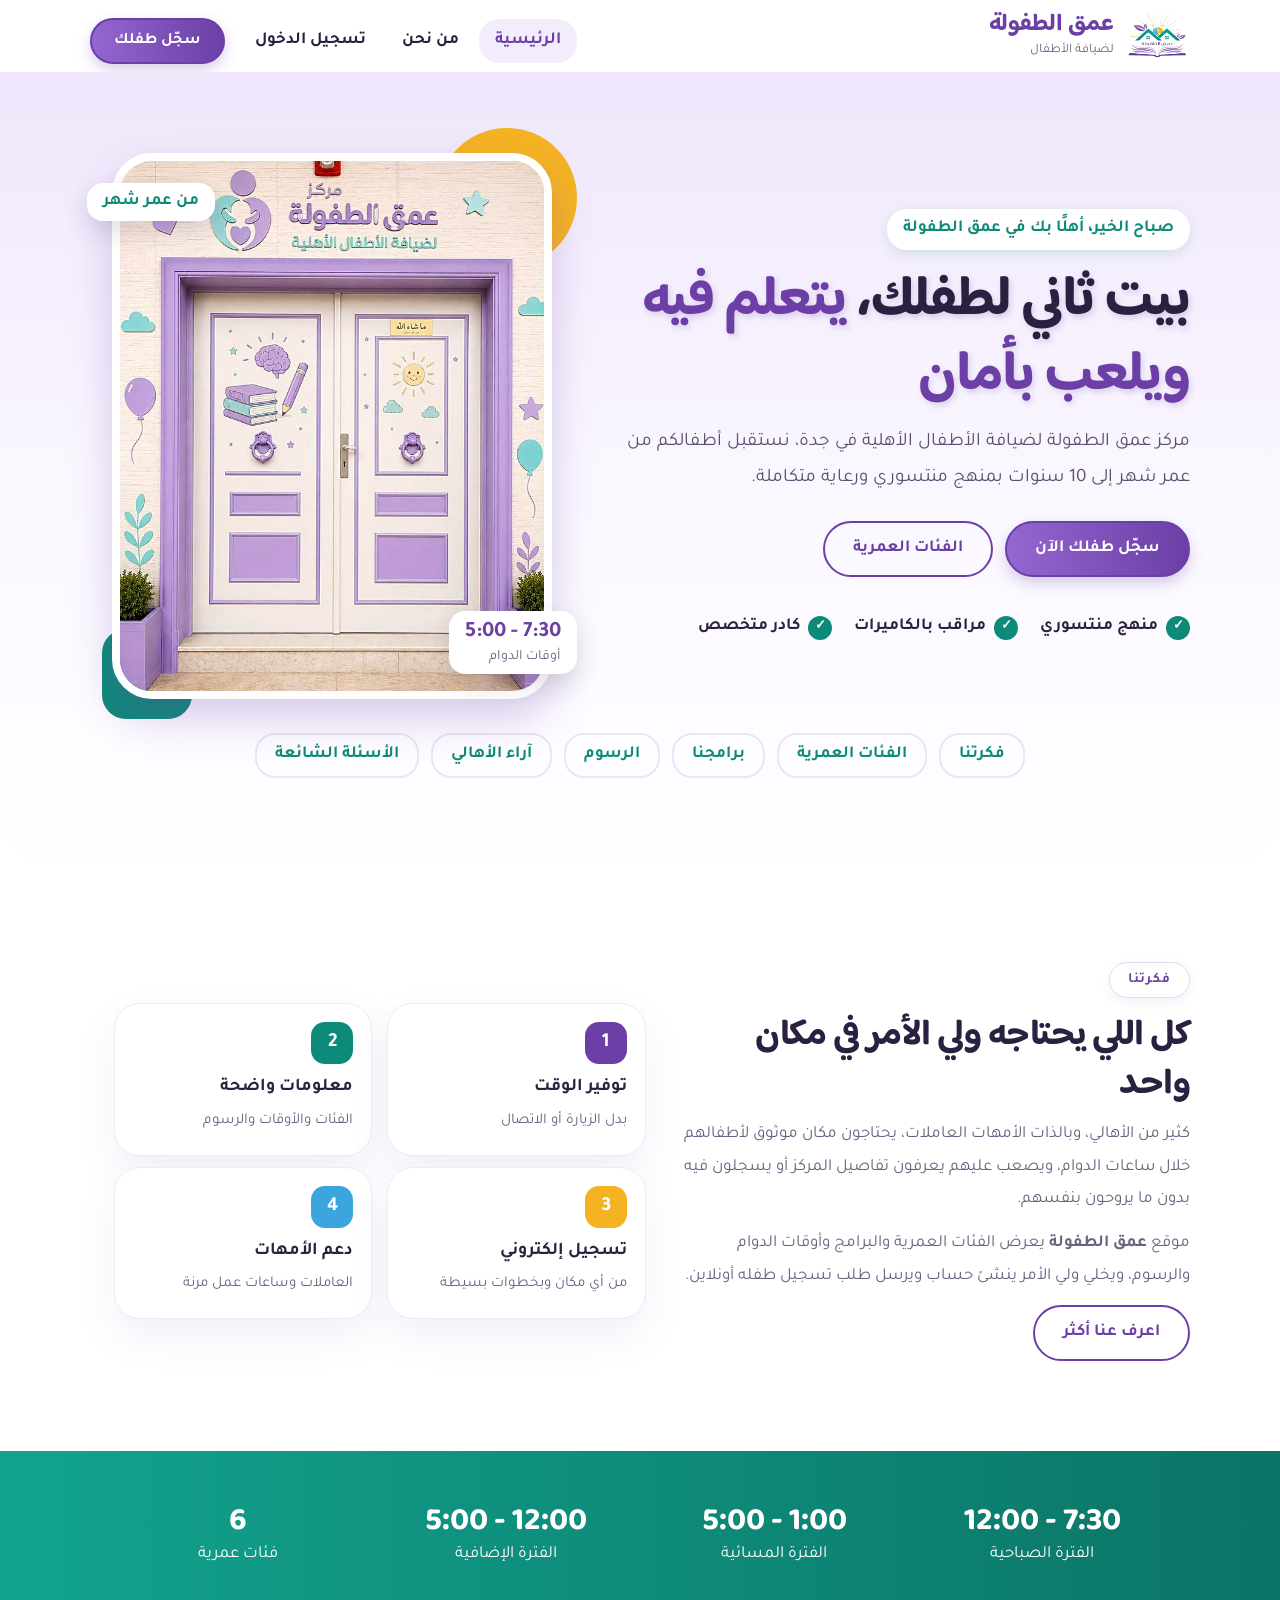
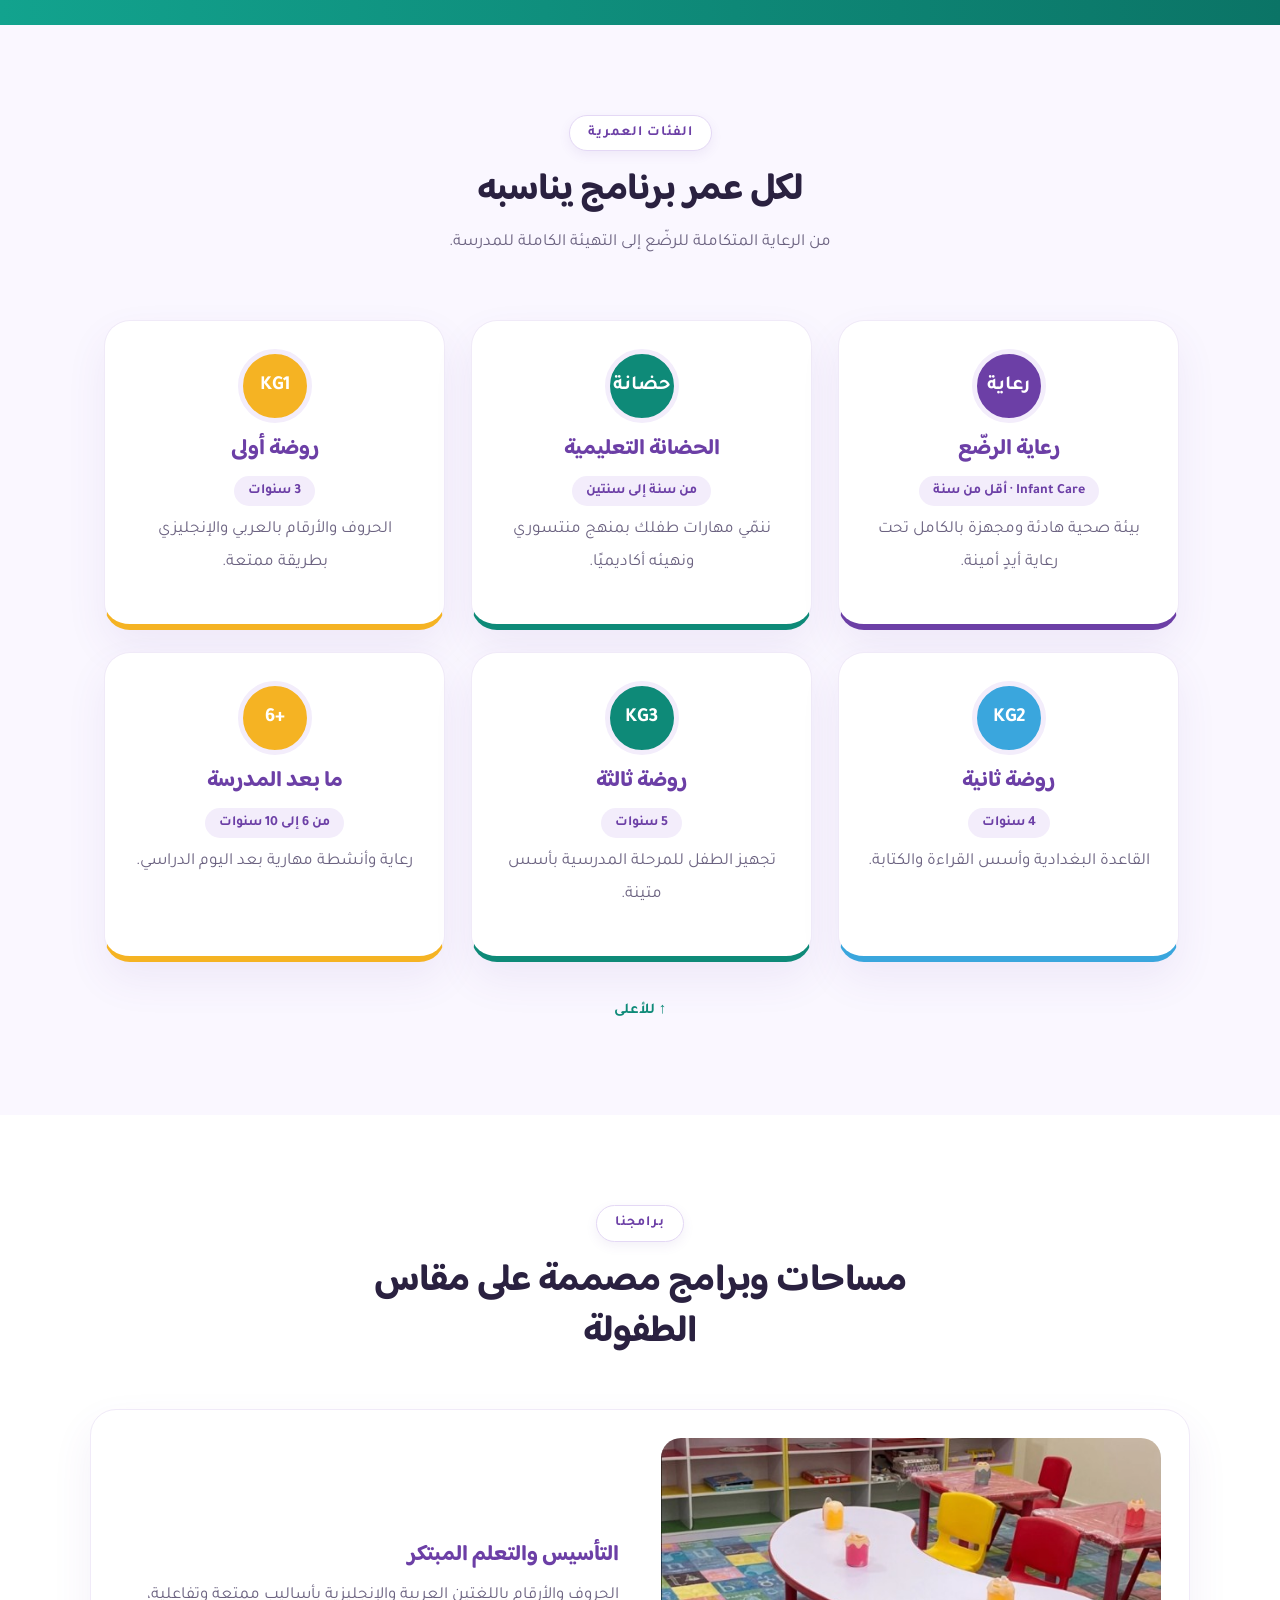
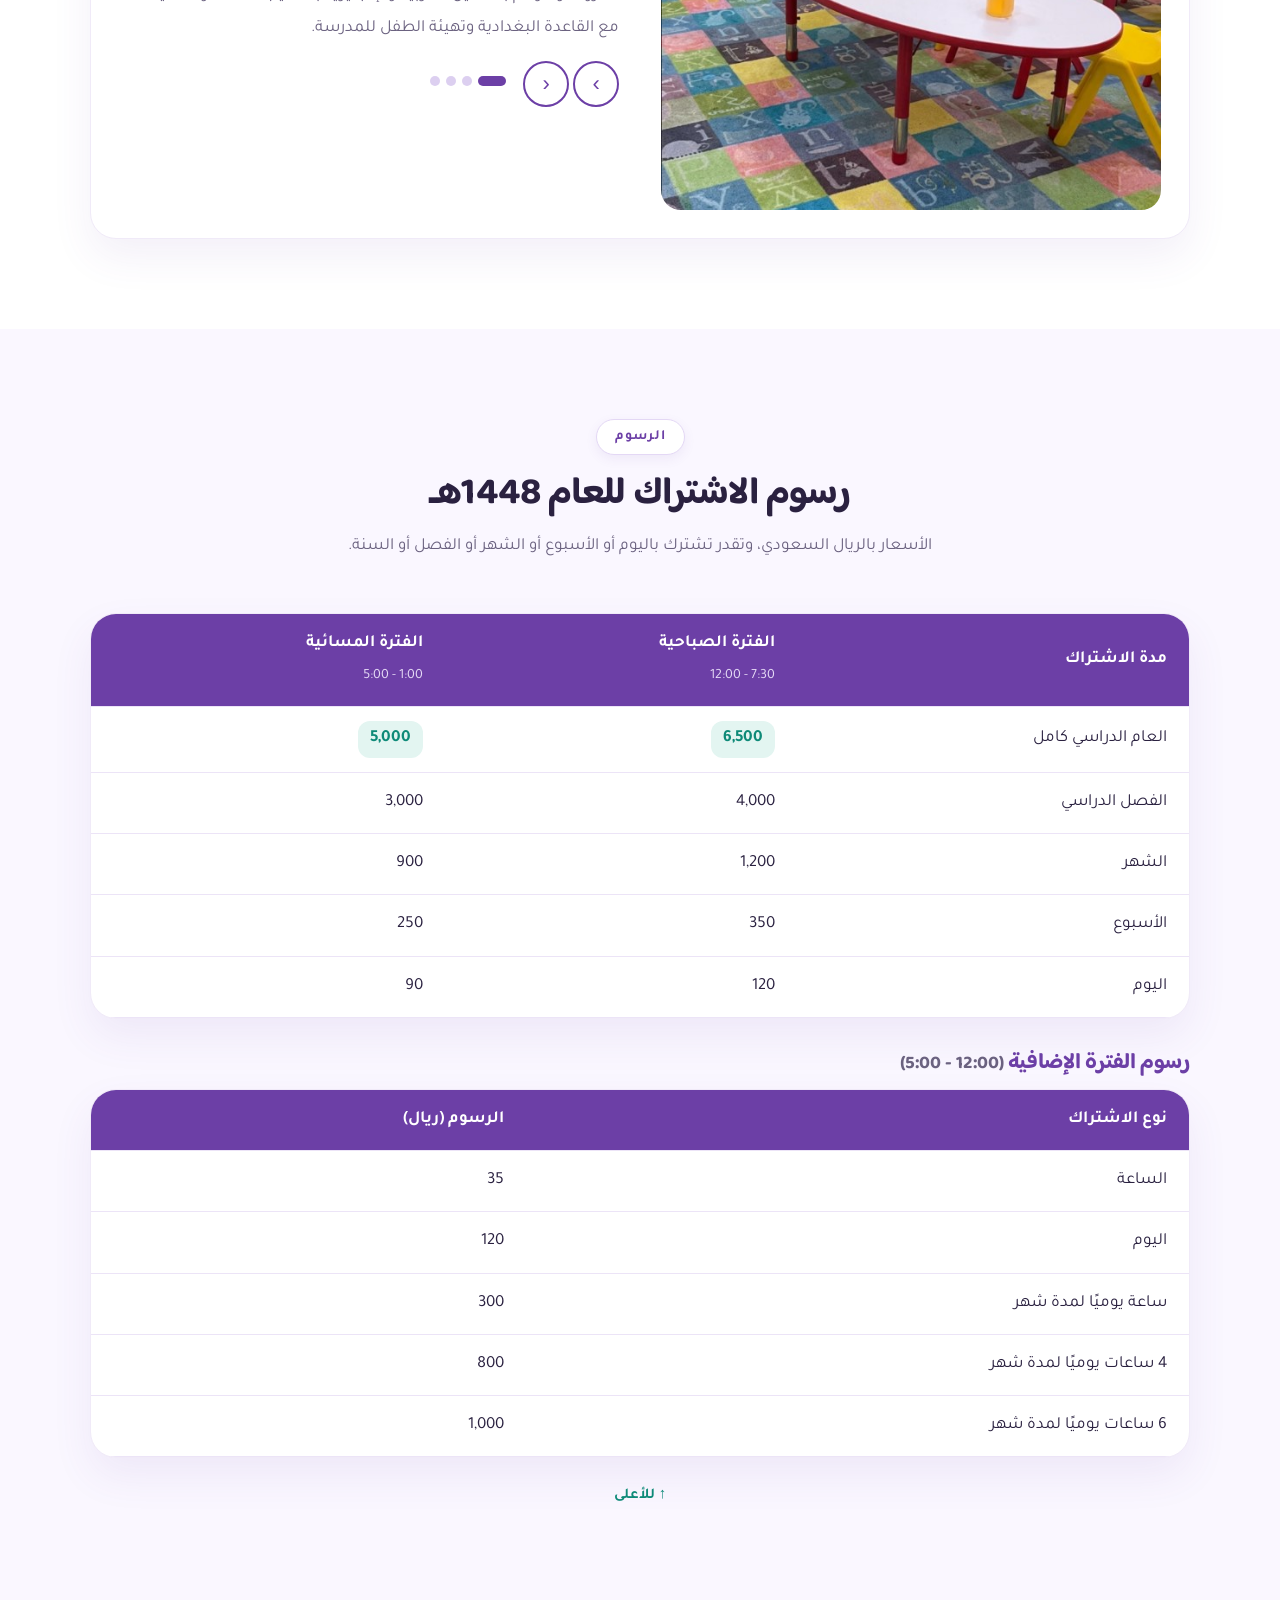
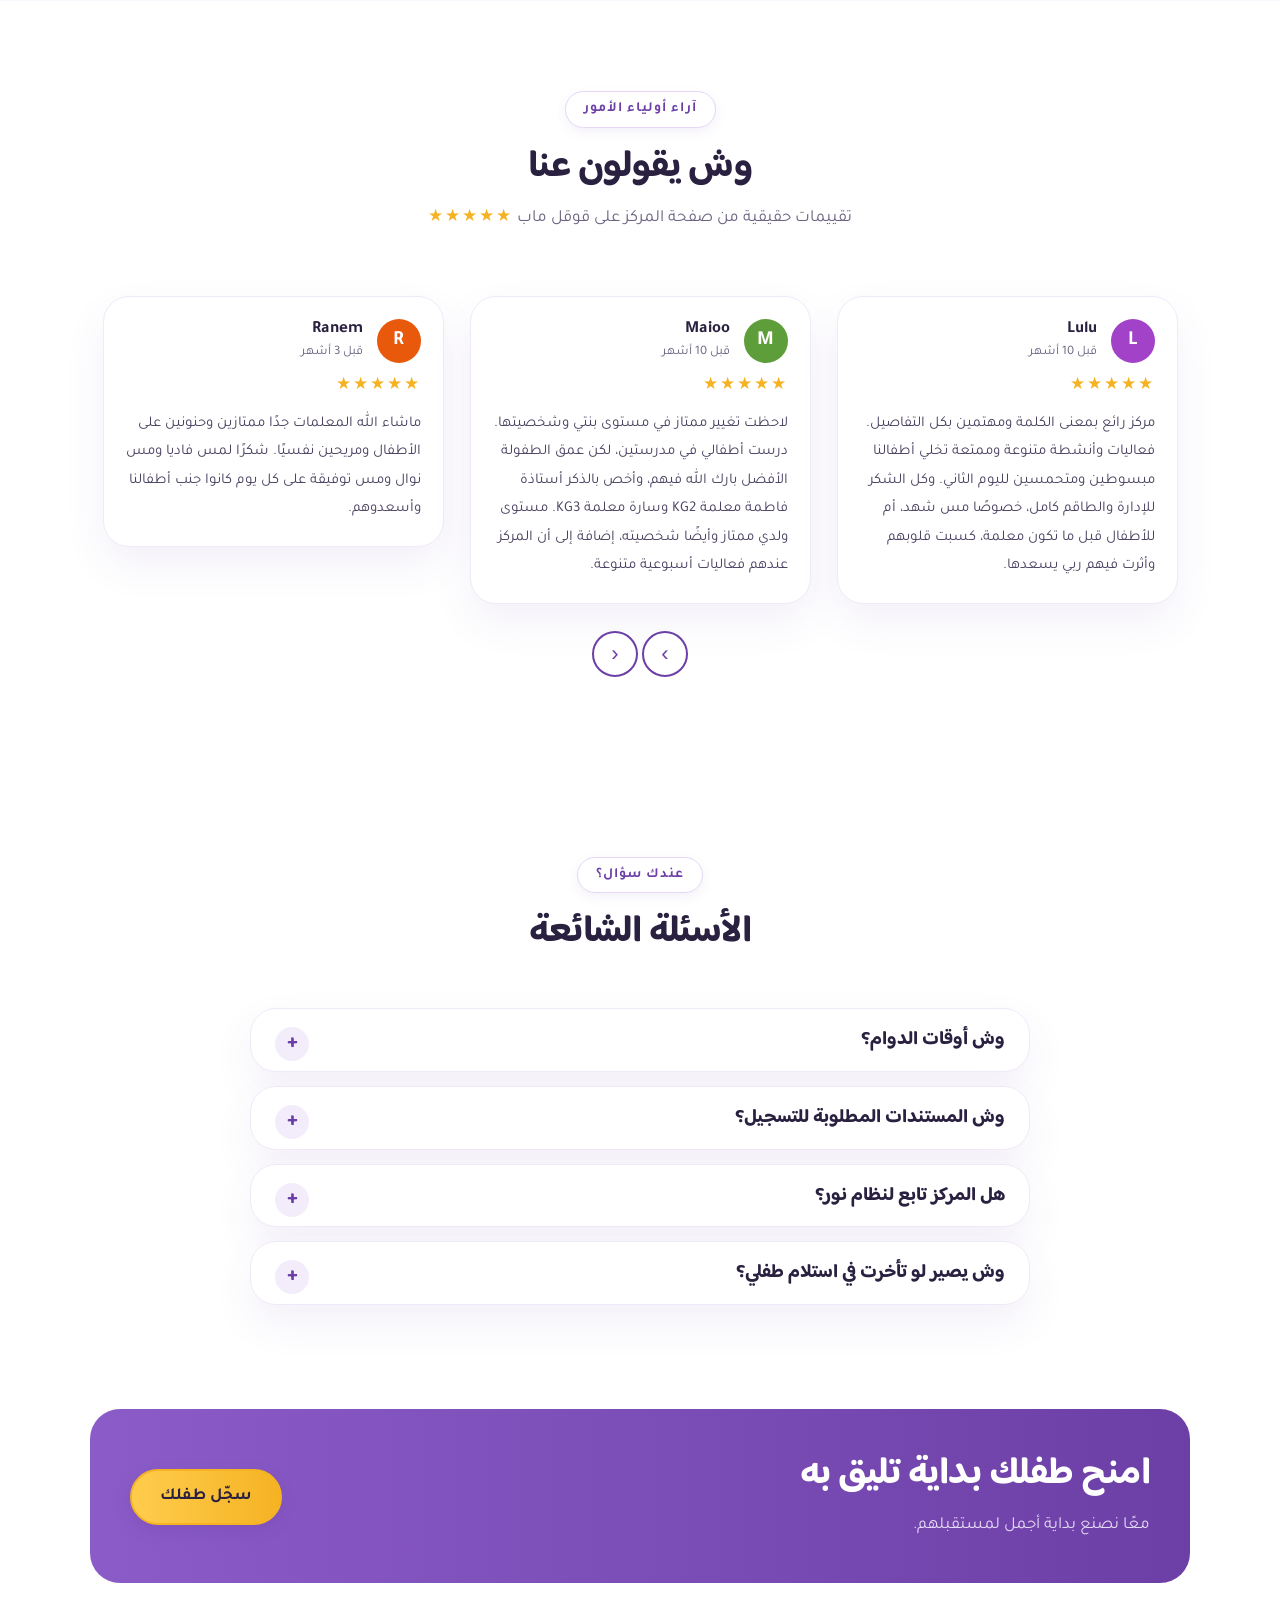
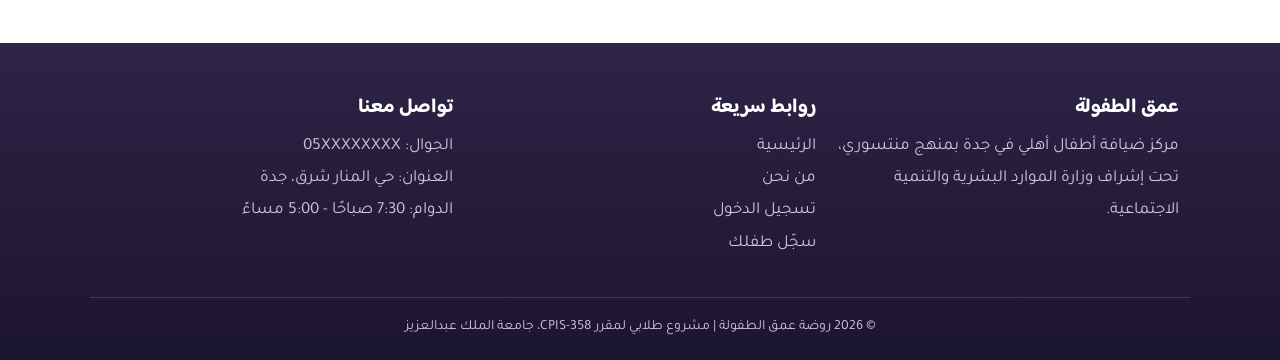
<file: index.html>
<!DOCTYPE html>
<html lang="ar" dir="rtl">
<head>
    <meta charset="UTF-8">
    <meta name="viewport" content="width=device-width, initial-scale=1.0">
    <meta name="description" content="روضة عمق الطفولة: مركز ضيافة أطفال أهلي بمنهج منتسوري">
    <meta name="keywords" content="روضة, حضانة, ضيافة أطفال, منتسوري, جدة">
    <meta name="author" content="Group Members">
    <title>عمق الطفولة | الرئيسية</title>
    <link rel="stylesheet" href="https://fonts.googleapis.com/css2?family=Baloo+Bhaijaan+2:wght@600;700;800&family=Tajawal:wght@400;500;700&display=swap">
    <!-- External CSS -->
    <link rel="stylesheet" type="text/css" href="style.css">

    <!-- Internal CSS: تنسيقات خاصة بهذي الصفحة -->
    <style type="text/css">
        #idea h2 {
            font-size: 36px;
        }

        .stat b {
            font-size: 32px;
        }

        th small {
            font-weight: normal;
            color: #E6DBF6;
        }

        .extra-title {
            margin-top: 30px;
        }
    </style>
</head>

<body id="top" onload="pageLoaded()">

    <!-- ===== الهيدر والقائمة (Master page) ===== -->
    <header>
        <div class="container">
            <div class="brand">
                <!-- Image Map: أجزاء الشعار تودّي لصفحة من نحن -->
                <img src="images/logo.png" alt="شعار عمق الطفولة" width="64" height="56" usemap="#logoMap">
                <map name="logoMap">
                    <area shape="circle" coords="32,22,7" href="about.html" alt="من نحن" title="من نحن">
                    <area shape="rect" coords="6,18,58,40" href="about.html" alt="من نحن" title="من نحن">
                    <area shape="rect" coords="0,40,64,56" href="about.html" alt="من نحن" title="من نحن">
                </map>
                <div class="brand-name">
                    <b>عمق الطفولة</b>
                    <small>لضيافة الأطفال</small>
                </div>
            </div>
            <div class="header-left">
                <nav>
                    <ul>
                        <li><a href="index.html" class="active">الرئيسية</a></li>
                        <li><a href="about.html">من نحن</a></li>
                        <li><a href="login.html">تسجيل الدخول</a></li>
                    </ul>
                </nav>
                <a href="signup.html" class="btn header-btn">سجّل طفلك</a>
            </div>
        </div>
    </header>

    <!-- ===== البداية ===== -->
    <section class="hero">
        <div class="container">
            <div class="hero-text">
                <span class="greeting" id="greeting">أهلًا بك</span>
                <h1>بيت ثاني لطفلك، <span>يتعلم فيه ويلعب بأمان</span></h1>
                <p>مركز عمق الطفولة لضيافة الأطفال الأهلية في جدة، نستقبل أطفالكم من عمر شهر إلى 10 سنوات بمنهج منتسوري ورعاية متكاملة.</p>
                <div class="hero-buttons">
                    <a href="signup.html" class="btn">سجّل طفلك الآن</a>
                    <a href="#programs" class="btn btn-outline">الفئات العمرية</a>
                </div>
                <ul class="badges">
                    <li><span class="check">✓</span> منهج منتسوري</li>
                    <li><span class="check">✓</span> مراقب بالكاميرات</li>
                    <li><span class="check">✓</span> كادر متخصص</li>
                </ul>
            </div><div class="hero-image">
                <div class="shape-yellow"></div>
                <div class="shape-teal"></div>
                <img class="photo" src="images/hero.jpg" alt="مدخل مركز عمق الطفولة">
                <div class="sticker sticker-1"><b>7:30 - 5:00</b><small>أوقات الدوام</small></div>
                <div class="sticker sticker-2">من عمر شهر</div>
            </div>

            <!-- فهرس الصفحة (Internal Linking) -->
            <ul class="page-index">
                <li><a href="#idea">فكرتنا</a></li>
                <li><a href="#programs">الفئات العمرية</a></li>
                <li><a href="#gallery">برامجنا</a></li>
                <li><a href="#fees">الرسوم</a></li>
                <li><a href="#reviews">آراء الأهالي</a></li>
                <li><a href="#faq">الأسئلة الشائعة</a></li>
            </ul>
        </div>
    </section>

    <!-- ===== الفكرة والفائدة ===== -->
    <section id="idea">
        <div class="container">
            <article class="idea-text">
                <span class="eyebrow">فكرتنا</span>
                <h2>كل اللي يحتاجه ولي الأمر في مكان واحد</h2>
                <p class="muted">
                    كثير من الأهالي، وبالذات الأمهات العاملات، يحتاجون مكان موثوق لأطفالهم خلال ساعات الدوام،
                    ويصعب عليهم يعرفون تفاصيل المركز أو يسجلون فيه بدون ما يروحون بنفسهم.
                </p>
                <p class="muted">
                    موقع <b>عمق الطفولة</b> يعرض الفئات العمرية والبرامج وأوقات الدوام والرسوم،
                    ويخلي ولي الأمر ينشئ حساب ويرسل طلب تسجيل طفله أونلاين.
                </p>
                <a href="about.html" class="btn btn-outline">اعرف عنا أكثر</a>
            </article><ul class="benefits">
                <li class="card col-2"><span class="num purple">1</span><b>توفير الوقت</b><span class="muted">بدل الزيارة أو الاتصال</span></li>
                <li class="card col-2"><span class="num teal">2</span><b>معلومات واضحة</b><span class="muted">الفئات والأوقات والرسوم</span></li>
                <li class="card col-2"><span class="num yellow">3</span><b>تسجيل إلكتروني</b><span class="muted">من أي مكان وبخطوات بسيطة</span></li>
                <li class="card col-2"><span class="num blue">4</span><b>دعم الأمهات</b><span class="muted">العاملات وساعات عمل مرنة</span></li>
            </ul>
        </div>
    </section>

    <!-- ===== أوقات الدوام (onmouseover / onmouseout) ===== -->
    <div class="stats-band">
        <div class="container">
            <div class="stat" onmouseover="statOver(this)" onmouseout="statOut(this)"><b>7:30 - 12:00</b>الفترة الصباحية</div>
            <div class="stat" onmouseover="statOver(this)" onmouseout="statOut(this)"><b>1:00 - 5:00</b>الفترة المسائية</div>
            <div class="stat" onmouseover="statOver(this)" onmouseout="statOut(this)"><b>12:00 - 5:00</b>الفترة الإضافية</div>
            <div class="stat" onmouseover="statOver(this)" onmouseout="statOut(this)"><b>6</b>فئات عمرية</div>
        </div>
    </div>

    <!-- ===== الفئات العمرية (List) ===== -->
    <section id="programs" class="bg-soft">
        <div class="container">
            <div class="section-head">
                <span class="eyebrow">الفئات العمرية</span>
                <h2>لكل عمر برنامج يناسبه</h2>
                <p class="muted">من الرعاية المتكاملة للرضّع إلى التهيئة الكاملة للمدرسة.</p>
            </div>
            <ul class="programs">
                <li class="card col-3 border-purple"><span class="level-icon purple">رعاية</span><h3>رعاية الرضّع</h3><span class="age">Infant Care · أقل من سنة</span><p class="muted">بيئة صحية هادئة ومجهزة بالكامل تحت رعاية أيدٍ أمينة.</p></li>
                <li class="card col-3 border-teal"><span class="level-icon teal">حضانة</span><h3>الحضانة التعليمية</h3><span class="age">من سنة إلى سنتين</span><p class="muted">ننمّي مهارات طفلك بمنهج منتسوري ونهيئه أكاديميًا.</p></li>
                <li class="card col-3 border-yellow"><span class="level-icon yellow">KG1</span><h3>روضة أولى</h3><span class="age">3 سنوات</span><p class="muted">الحروف والأرقام بالعربي والإنجليزي بطريقة ممتعة.</p></li>
                <li class="card col-3 border-blue"><span class="level-icon blue">KG2</span><h3>روضة ثانية</h3><span class="age">4 سنوات</span><p class="muted">القاعدة البغدادية وأسس القراءة والكتابة.</p></li>
                <li class="card col-3 border-teal"><span class="level-icon teal">KG3</span><h3>روضة ثالثة</h3><span class="age">5 سنوات</span><p class="muted">تجهيز الطفل للمرحلة المدرسية بأسس متينة.</p></li>
                <li class="card col-3 border-yellow"><span class="level-icon yellow">+6</span><h3>ما بعد المدرسة</h3><span class="age">من 6 إلى 10 سنوات</span><p class="muted">رعاية وأنشطة مهارية بعد اليوم الدراسي.</p></li>
            </ul>
            <a href="#top" class="back-top">↑ للأعلى</a>
        </div>
    </section>

    <!-- ===== الصور والنصوص المتغيرة (Dynamic Picture & Text) ===== -->
    <section id="gallery">
        <div class="container">
            <div class="section-head">
                <span class="eyebrow">برامجنا</span>
                <h2>مساحات وبرامج مصممة على مقاس الطفولة</h2>
            </div>
            <div class="card slider">
                <img id="slideImage" src="images/classroom.jpg" alt="صورة من برامج المركز"><div class="slider-text">
                    <h3 id="slideTitle">التأسيس والتعلم المبتكر</h3>
                    <p id="slideText" class="muted">الحروف والأرقام باللغتين العربية والإنجليزية بأساليب ممتعة وتفاعلية، مع القاعدة البغدادية وتهيئة الطفل للمدرسة.</p>
                    <div class="slider-buttons">
                        <button class="round-btn" onclick="prevSlide()">›</button>
                        <button class="round-btn" onclick="nextSlide()">‹</button>
                        <div id="dots"></div>
                    </div>
                </div>
            </div>
        </div>
    </section>

    <!-- ===== الرسوم (Table) ===== -->
    <section id="fees" class="bg-soft">
        <div class="container">
            <div class="section-head">
                <span class="eyebrow">الرسوم</span>
                <h2>رسوم الاشتراك للعام 1448هـ</h2>
                <p class="muted">الأسعار بالريال السعودي، وتقدر تشترك باليوم أو الأسبوع أو الشهر أو الفصل أو السنة.</p>
            </div>
            <div class="card table-box">
                <table>
                    <tr><th>مدة الاشتراك</th><th>الفترة الصباحية<br><small>7:30 - 12:00</small></th><th>الفترة المسائية<br><small>1:00 - 5:00</small></th></tr>
                    <tr><td>العام الدراسي كامل</td><td><span class="time">6,500</span></td><td><span class="time">5,000</span></td></tr>
                    <tr><td>الفصل الدراسي</td><td>4,000</td><td>3,000</td></tr>
                    <tr><td>الشهر</td><td>1,200</td><td>900</td></tr>
                    <tr><td>الأسبوع</td><td>350</td><td>250</td></tr>
                    <tr><td>اليوم</td><td>120</td><td>90</td></tr>
                </table>
            </div>

            <h3 class="extra-title">رسوم الفترة الإضافية <small class="muted">(12:00 - 5:00)</small></h3>
            <div class="card table-box">
                <table>
                    <tr><th>نوع الاشتراك</th><th>الرسوم (ريال)</th></tr>
                    <tr><td>الساعة</td><td>35</td></tr>
                    <tr><td>اليوم</td><td>120</td></tr>
                    <tr><td>ساعة يوميًا لمدة شهر</td><td>300</td></tr>
                    <tr><td>4 ساعات يوميًا لمدة شهر</td><td>800</td></tr>
                    <tr><td>6 ساعات يوميًا لمدة شهر</td><td>1,000</td></tr>
                </table>
            </div>
            <a href="#top" class="back-top">↑ للأعلى</a>
        </div>
    </section>

    <!-- ===== آراء أولياء الأمور (Dynamic Elements + Loops) ===== -->
    <section id="reviews">
        <div class="container">
            <div class="section-head">
                <span class="eyebrow">آراء أولياء الأمور</span>
                <h2>وش يقولون عنا</h2>
                <p class="muted">تقييمات حقيقية من صفحة المركز على قوقل ماب <span class="stars">★★★★★</span></p>
            </div>
            <div class="reviews">
                <div class="card review" id="review0">
                    <div class="review-head">
                        <span class="avatar" style="background-color: #A142C8;">L</span>
                        <div><b>Lulu</b><small class="muted">قبل 10 أشهر</small></div>
                    </div>
                    <div class="stars">★★★★★</div>
                    <p>مركز رائع بمعنى الكلمة ومهتمين بكل التفاصيل. فعاليات وأنشطة متنوعة وممتعة تخلي أطفالنا مبسوطين ومتحمسين لليوم الثاني. وكل الشكر للإدارة والطاقم كامل، خصوصًا مس شهد، أم للأطفال قبل ما تكون معلمة، كسبت قلوبهم وأثرت فيهم ربي يسعدها.</p>
                </div>
                <div class="card review" id="review1">
                    <div class="review-head">
                        <span class="avatar" style="background-color: #5E9E3A;">M</span>
                        <div><b>Maioo</b><small class="muted">قبل 10 أشهر</small></div>
                    </div>
                    <div class="stars">★★★★★</div>
                    <p>لاحظت تغيير ممتاز في مستوى بنتي وشخصيتها. درست أطفالي في مدرستين، لكن عمق الطفولة الأفضل بارك الله فيهم، وأخص بالذكر أستاذة فاطمة معلمة KG2 وسارة معلمة KG3. مستوى ولدي ممتاز وأيضًا شخصيته، إضافة إلى أن المركز عندهم فعاليات أسبوعية متنوعة.</p>
                </div>
                <div class="card review" id="review2">
                    <div class="review-head">
                        <span class="avatar" style="background-color: #E8590C;">R</span>
                        <div><b>Ranem</b><small class="muted">قبل 3 أشهر</small></div>
                    </div>
                    <div class="stars">★★★★★</div>
                    <p>ماشاء الله المعلمات جدًا ممتازين وحنونين على الأطفال ومريحين نفسيًا. شكرًا لمس فاديا ومس نوال ومس توفيقة على كل يوم كانوا جنب أطفالنا وأسعدوهم.</p>
                </div>
                <div class="card review" id="review3">
                    <div class="review-head">
                        <span class="avatar" style="background-color: #0E8A78;">G</span>
                        <div><b>Ghada</b><small class="muted">قبل سنة</small></div>
                    </div>
                    <div class="stars">★★★★★</div>
                    <p>بصراحة المركز متميز جدًا. منطقة ألعاب خارجية كبيرة وتنوع في الأنشطة والأركان، إدارة ذوق ورحابة صدر، ومعلمات اهتمام وإبداع. سجلت بناتي في المركز الصيفي والحمدلله كانوا مبسوطين لدرجة لما أجي آخذهم يبغوا يكملوا لعب وأنشطة. يعطيكم العافية جميعًا ومن إنجاز لإنجاز.</p>
                </div>
                <div class="card review" id="review4">
                    <div class="review-head">
                        <span class="avatar" style="background-color: #D63384;">س</span>
                        <div><b>سما</b><small class="muted">قبل 5 أشهر</small></div>
                    </div>
                    <div class="stars">★★★★★</div>
                    <p>كل الشكر والتقدير على جهودك المميزة ولمستك التربوية واهتمامك بالأطفال (مس أنوار). بنتي صارت تحب الروضة بسبب أسلوبك الجميل. وكل الشكر والتقدير لقائدة المركز على اهتمامها الدائم وحرصها الجميل بالأطفال وأولياء الأمور.</p>
                </div>
                <div class="card review" id="review5">
                    <div class="review-head">
                        <span class="avatar" style="background-color: #5B2DB0;">R</span>
                        <div><b>Remaa</b><small class="muted">قبل شهرين</small></div>
                    </div>
                    <div class="stars">★★★★★</div>
                    <p>رحت قبل يومين أسجل بنتي وقابلتني مشرفتهم الجديدة، زي العسل أخلاق وطيبة وحنونة. كنت خايفة على بنتي بس طمنتني الله يطمن قلبها، وسجلت وحبيت المكان. أستاذة إيمان ومس حوا أخلاق عالية الله يسعدهم.</p>
                </div>
                <div class="card review" id="review6">
                    <div class="review-head">
                        <span class="avatar" style="background-color: #8D6E63;">ن</span>
                        <div><b>ندى</b><small class="muted">قبل شهر</small></div>
                    </div>
                    <div class="stars">★★★★★</div>
                    <p>أنقل تجربتي لأول شهر: توفقت في معلمة رائعة عندها أفكار غير يتعلمون الحروف من أفكارها الرائعة، وخلوقة جدًا. أنصح كل أم تريد التأسيس فيها، معلمتنا إيمان بصراحة نعمة من ربنا. والشكر للإدارة لاختيارها الراقي لمعلماتها.</p>
                </div>
                <div class="card review" id="review7">
                    <div class="review-head">
                        <span class="avatar" style="background-color: #8E24AA;">R</span>
                        <div><b>Roaya</b><small class="muted">قبل 3 أسابيع</small></div>
                    </div>
                    <div class="stars">★★★★★</div>
                    <p>الحمدلله على اختياري مركز عمق الطفولة، وشكرًا من أعماق القلب للمعلمة أمجاد الزهراني على جمال أخلاقها ولطفها مع الأطفال، وحرصها على تعليمهم بأحسن صورة. جزاها الله كل خير.</p>
                </div>
                <div class="card review" id="review8">
                    <div class="review-head">
                        <span class="avatar" style="background-color: #AB47BC;">S</span>
                        <div><b>Shiri</b><small class="muted">قبل أسبوعين</small></div>
                    </div>
                    <div class="stars">★★★★★</div>
                    <p>مركز متميز وإدارة حكيمة، وعندهم أنشطة منتسوري وتدريبات متطورة لزيادة التركيز والذكاء. المعلمات كثير حنونات ويهتمون بالأطفال، والمكان راقي ومرتب ويتطور. بجد يستحق التجربة.</p>
                </div>
                <div class="card review" id="review9">
                    <div class="review-head">
                        <span class="avatar" style="background-color: #3AA6DD;">A</span>
                        <div><b>a_knh</b><small class="muted">قبل 3 أسابيع</small></div>
                    </div>
                    <div class="stars">★★★★★</div>
                    <p>تجربة رائعة جدًا مع روضة عمق الطفولة. كل الشكر للإدارة وللمعلمة المبدعة أمجاد الزهراني على جهودها وحبها واهتمامها الواضح بجميع الأطفال. ربي يسعدها ويوفقها.</p>
                </div>
            </div>
            <div class="slider-buttons center">
                <button class="round-btn" onclick="prevReviews()">›</button>
                <button class="round-btn" onclick="nextReviews()">‹</button>
            </div>
        </div>
    </section>

    <!-- ===== الأسئلة الشائعة (Dynamic Elements) ===== -->
    <section id="faq">
        <div class="container">
            <div class="section-head">
                <span class="eyebrow">عندك سؤال؟</span>
                <h2>الأسئلة الشائعة</h2>
            </div>
            <div class="faq">
                <div class="card question" id="question1" onclick="toggleAnswer(1)">
                    <h3><span class="sign" id="sign1">+</span>وش أوقات الدوام؟</h3>
                    <p class="answer" id="answer1">الفترة الصباحية من 7:30 إلى 12:00، والمسائية من 1:00 إلى 5:00، والفترة الإضافية من 12:00 إلى 5:00.</p>
                </div>
                <div class="card question" id="question2" onclick="toggleAnswer(2)">
                    <h3><span class="sign" id="sign2">+</span>وش المستندات المطلوبة للتسجيل؟</h3>
                    <p class="answer" id="answer2">صورة كرت العائلة أو هوية الأم والأب، شهادة الميلاد، كرت التطعيم، 4 صور شخصية، العنوان الوطني، والشهادة الصحية.</p>
                </div>
                <div class="card question" id="question3" onclick="toggleAnswer(3)">
                    <h3><span class="sign" id="sign3">+</span>هل المركز تابع لنظام نور؟</h3>
                    <p class="answer" id="answer3">لا، المركز ضيافة أطفال تحت إشراف وزارة الموارد البشرية والتنمية الاجتماعية، ويقدم منهج مهارات وأنشطة معتمد منها.</p>
                </div>
                <div class="card question" id="question4" onclick="toggleAnswer(4)">
                    <h3><span class="sign" id="sign4">+</span>وش يصير لو تأخرت في استلام طفلي؟</h3>
                    <p class="answer" id="answer4">يتحول الطفل لنظام الرعاية بالساعة، ورسومها 35 ريال للساعة.</p>
                </div>
            </div>
        </div>
    </section>

    <!-- ===== بانر التسجيل ===== -->
    <div class="container">
        <div class="cta">
            <div>
                <h2>امنح طفلك بداية تليق به</h2>
                <p>معًا نصنع بداية أجمل لمستقبلهم.</p>
            </div>
            <a href="signup.html" class="btn btn-yellow">سجّل طفلك</a>
        </div>
    </div>

    <!-- ===== الفوتر ===== -->
    <footer>
        <div class="container">
            <div>
                <div class="col-3">
                    <h3>عمق الطفولة</h3>
                    <p>مركز ضيافة أطفال أهلي في جدة بمنهج منتسوري، تحت إشراف وزارة الموارد البشرية والتنمية الاجتماعية.</p>
                </div><div class="col-3">
                    <h3>روابط سريعة</h3>
                    <ul>
                        <li><a href="index.html">الرئيسية</a></li>
                        <li><a href="about.html">من نحن</a></li>
                        <li><a href="login.html">تسجيل الدخول</a></li>
                        <li><a href="signup.html">سجّل طفلك</a></li>
                    </ul>
                </div><div class="col-3">
                    <h3>تواصل معنا</h3>
                    <ul>
                        <li>الجوال: 05XXXXXXXX</li>
                        <li>العنوان: حي المنار شرق، جدة</li>
                        <li>الدوام: 7:30 صباحًا - 5:00 مساءً</li>
                    </ul>
                </div>
            </div>
            <div class="footer-bottom">
                © <span id="year">2026</span> روضة عمق الطفولة | مشروع طلابي لمقرر CPIS-358، جامعة الملك عبدالعزيز
            </div>
        </div>
    </footer>

    <!-- External Script -->
    <script type="text/javascript" src="script.js"></script>

    <!-- Embedded Script -->
    <script type="text/javascript">
            // تنشتغل لما الصفحة تخلص تحميل (onload)
            function pageLoaded() {
              // تحية حسب وقت اليوم (nested if...else)
              var hour = new Date().getHours();
              var message;
              if (hour < 12) {
                message = "صباح الخير";
              } else if (hour < 18) {
                message = "مساء الخير";
              } else {
                message = "مساء النور";
              }
              document.getElementById("greeting").innerHTML = message + "، أهلًا بك في عمق الطفولة";
              document.getElementById("year").innerHTML = new Date().getFullYear();
              showSlide(0);
              showReviews(0);
              // التعليقات تتحرك لحالها كل 5 ثواني (setInterval: يكرر الدالة كل فترة)
              setInterval(nextReviews, 5000);
            }
    </script>
</body>
</html>
</file>
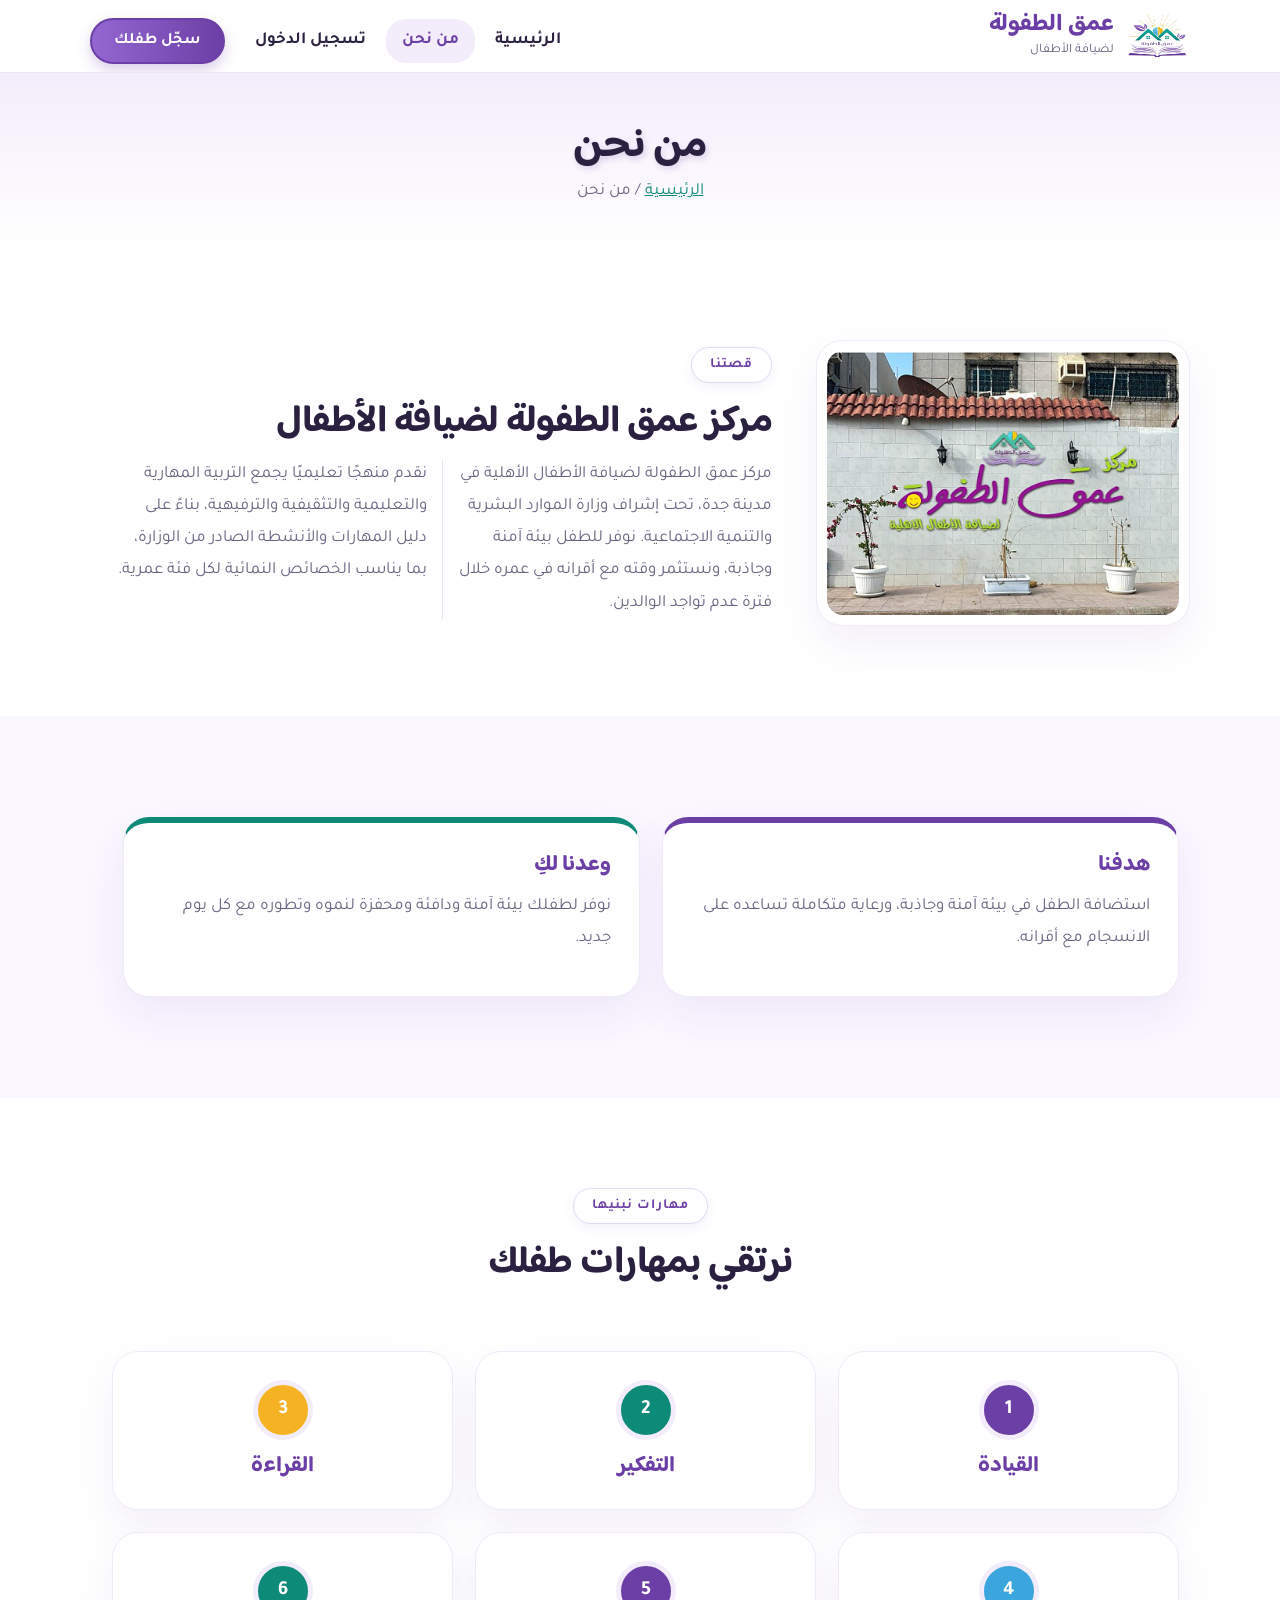
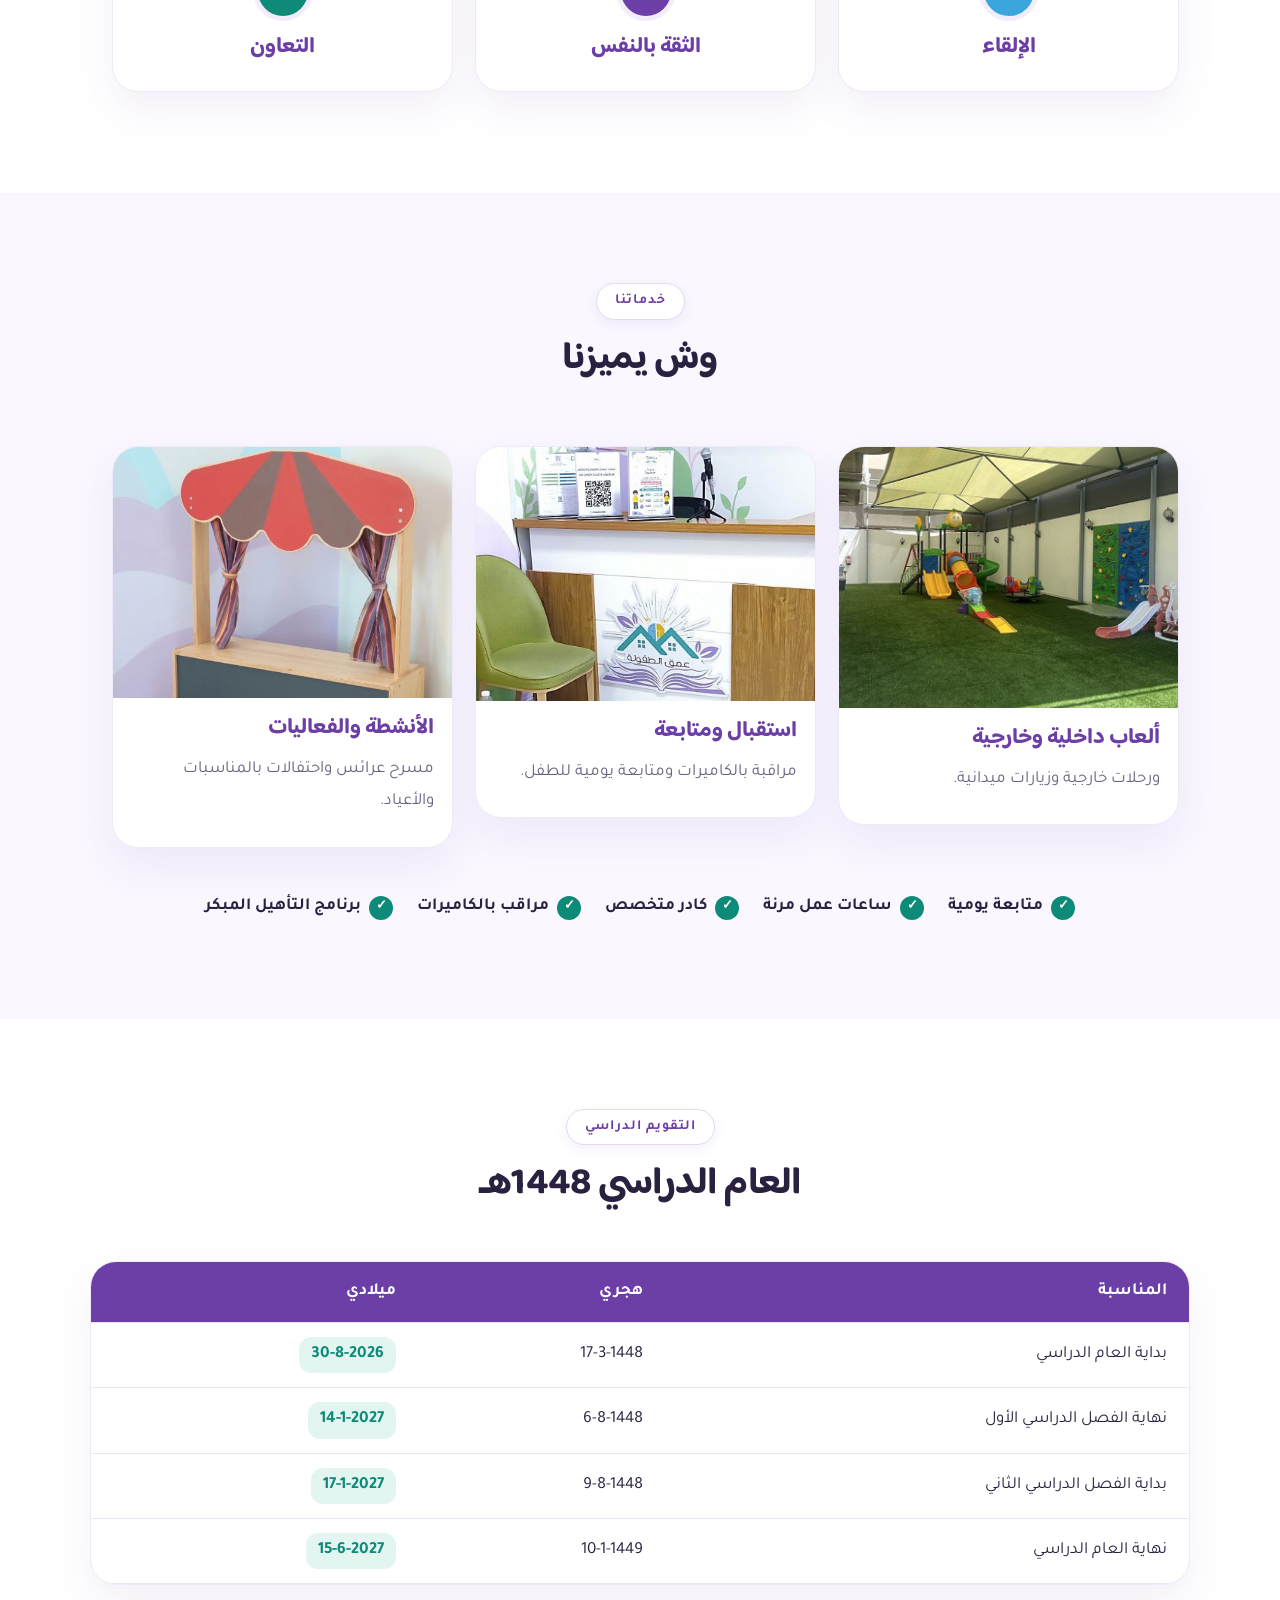
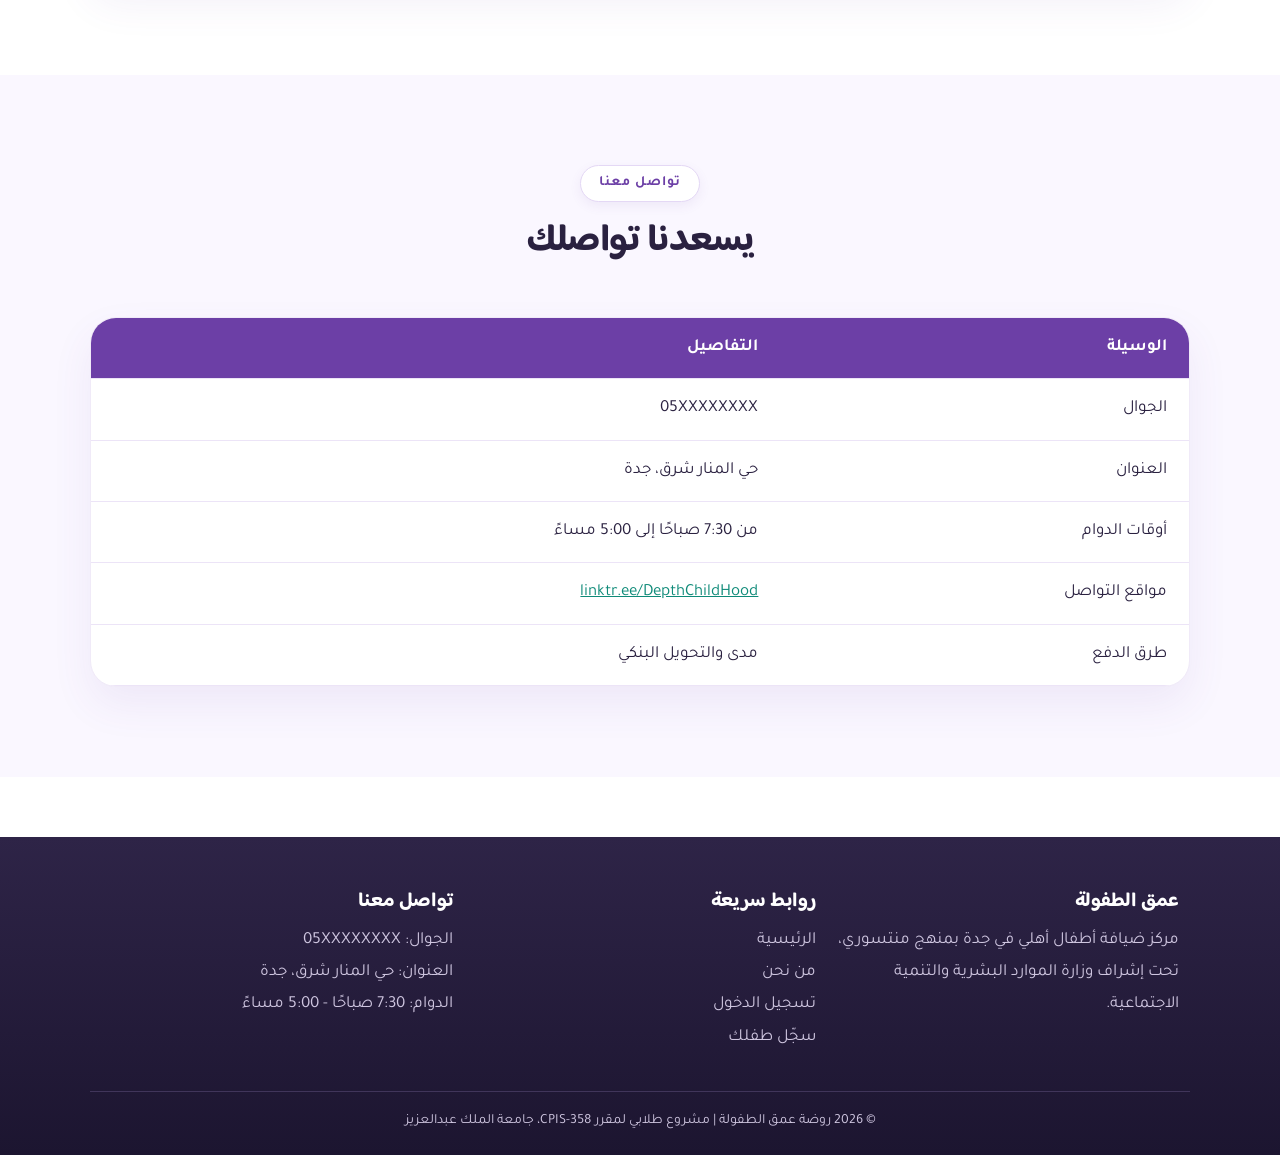
<file: about.html>
<!DOCTYPE html>
<!-- About us page -->
<html lang="ar" dir="rtl">
<head>
  <meta charset="UTF-8">
  <meta name="viewport" content="width=device-width, initial-scale=1.0">
  <meta name="description" content="روضة عمق الطفولة: مركز ضيافة أطفال أهلي بمنهج منتسوري">
  <meta name="keywords" content="روضة, حضانة, ضيافة أطفال, منتسوري, جدة">
  <meta name="author" content="Group Members">
  <title>عمق الطفولة | من نحن</title>
  <link rel="stylesheet" href="https://fonts.googleapis.com/css2?family=Baloo+Bhaijaan+2:wght@600;700;800&family=Tajawal:wght@400;500;700&display=swap">
  <!-- External CSS -->
  <link rel="stylesheet" type="text/css" href="style.css">

  <!-- Internal CSS: تنسيقات خاصة بهذي الصفحة -->
  <style type="text/css">
    .photo-card {
      padding: 10px;
    }
    .about-logo img {
      border-radius: 16px;
      display: block;
      width: 100%;
      height: auto;
    }
    .values h3 {
      margin: 0;
    }
    .badges.center li {
      margin: 6px 10px;
    }
  </style>
</head>

<body id="top" onload="pageLoaded()">

  <!-- ===== الهيدر والقائمة (Master page) ===== -->
  <header>
    <div class="container">
      <div class="brand">
        <!-- Image Map: أجزاء الشعار تودّي لصفحة من نحن -->
        <img src="images/logo.png" alt="شعار عمق الطفولة" width="64" height="56" usemap="#logoMap">
        <map name="logoMap">
          <area shape="circle" coords="32,22,7" href="about.html" alt="من نحن" title="من نحن">
          <area shape="rect" coords="6,18,58,40" href="about.html" alt="من نحن" title="من نحن">
          <area shape="rect" coords="0,40,64,56" href="about.html" alt="من نحن" title="من نحن">
        </map>
        <div class="brand-name">
          <b>عمق الطفولة</b>
          <small>لضيافة الأطفال</small>
        </div>
      </div>
      <div class="header-left">
        <nav>
          <ul>
            <li><a href="index.html">الرئيسية</a></li>
            <li><a href="about.html" class="active">من نحن</a></li>
            <li><a href="login.html">تسجيل الدخول</a></li>
          </ul>
        </nav>
        <a href="signup.html" class="btn header-btn">سجّل طفلك</a>
      </div>
    </div>
  </header>

  <!-- ===== عنوان الصفحة ===== -->
  <div class="page-title">
    <h1>من نحن</h1>
    <p class="muted"><a href="index.html">الرئيسية</a> / من نحن</p>
  </div>

  <!-- ===== نبذة ===== -->
  <section>
    <div class="container">
      <div class="about-logo">
        <div class="card photo-card"><img src="images/building.jpg" alt="واجهة مركز عمق الطفولة"></div>
      </div><article class="about-text">
        <span class="eyebrow">قصتنا</span>
        <h2>مركز عمق الطفولة لضيافة الأطفال</h2>
        <!-- CSS Multiple Columns -->
        <div class="story muted">
          <p>
            مركز عمق الطفولة لضيافة الأطفال الأهلية في مدينة جدة، تحت إشراف وزارة الموارد البشرية والتنمية الاجتماعية.
            نوفر للطفل بيئة آمنة وجاذبة، ونستثمر وقته مع أقرانه في عمره خلال فترة عدم تواجد الوالدين.
          </p>
          <p>
            نقدم منهجًا تعليميًا يجمع التربية المهارية والتعليمية والتثقيفية والترفيهية،
            بناءً على دليل المهارات والأنشطة الصادر من الوزارة، بما يناسب الخصائص النمائية لكل فئة عمرية.
          </p>
        </div>
      </article>
    </div>
  </section>

  <!-- ===== الرؤية والرسالة ===== -->
  <section class="bg-soft">
    <div class="container">
      <article class="card vm-card col-2">
        <h3>هدفنا</h3>
        <p class="muted">استضافة الطفل في بيئة آمنة وجاذبة، ورعاية متكاملة تساعده على الانسجام مع أقرانه.</p>
      </article><article class="card vm-card vm-teal col-2">
        <h3>وعدنا لكِ</h3>
        <p class="muted">نوفر لطفلك بيئة آمنة ودافئة ومحفزة لنموه وتطوره مع كل يوم جديد.</p>
      </article>
    </div>
  </section>

  <!-- ===== المهارات (List) ===== -->
  <section>
    <div class="container">
      <div class="section-head">
        <span class="eyebrow">مهارات نبنيها</span>
        <h2>نرتقي بمهارات طفلك</h2>
      </div>
      <ul class="values">
        <li class="card col-3"><span class="level-icon purple">1</span><h3>القيادة</h3></li><li class="card col-3"><span class="level-icon teal">2</span><h3>التفكير</h3></li><li class="card col-3"><span class="level-icon yellow">3</span><h3>القراءة</h3></li>
        <li class="card col-3"><span class="level-icon blue">4</span><h3>الإلقاء</h3></li><li class="card col-3"><span class="level-icon purple">5</span><h3>الثقة بالنفس</h3></li><li class="card col-3"><span class="level-icon teal">6</span><h3>التعاون</h3></li>
      </ul>
    </div>
  </section>

  <!-- ===== الخدمات ===== -->
  <section class="bg-soft">
    <div class="container">
      <div class="section-head">
        <span class="eyebrow">خدماتنا</span>
        <h2>وش يميزنا</h2>
      </div>
      <div class="card facility col-3"><img src="images/playground.jpg" alt="ألعاب داخلية وخارجية"><div><h3>ألعاب داخلية وخارجية</h3><p class="muted">ورحلات خارجية وزيارات ميدانية.</p></div></div><div class="card facility col-3"><img src="images/reception.jpg" alt="استقبال المركز وشاشة الكاميرات"><div><h3>استقبال ومتابعة</h3><p class="muted">مراقبة بالكاميرات ومتابعة يومية للطفل.</p></div></div><div class="card facility col-3"><img src="images/theater.jpg" alt="مسرح العرائس"><div><h3>الأنشطة والفعاليات</h3><p class="muted">مسرح عرائس واحتفالات بالمناسبات والأعياد.</p></div></div>
      <ul class="badges center">
        <li><span class="check">✓</span> متابعة يومية</li>
        <li><span class="check">✓</span> ساعات عمل مرنة</li>
        <li><span class="check">✓</span> كادر متخصص</li>
        <li><span class="check">✓</span> مراقب بالكاميرات</li>
        <li><span class="check">✓</span> برنامج التأهيل المبكر</li>
      </ul>
    </div>
  </section>

  <!-- ===== التقويم الدراسي (Table) ===== -->
  <section>
    <div class="container">
      <div class="section-head">
        <span class="eyebrow">التقويم الدراسي</span>
        <h2>العام الدراسي 1448هـ</h2>
      </div>
      <div class="card table-box">
        <table>
          <tr><th>المناسبة</th><th>هجري</th><th>ميلادي</th></tr>
          <tr><td>بداية العام الدراسي</td><td>17-3-1448</td><td><span class="time">30-8-2026</span></td></tr>
          <tr><td>نهاية الفصل الدراسي الأول</td><td>6-8-1448</td><td><span class="time">14-1-2027</span></td></tr>
          <tr><td>بداية الفصل الدراسي الثاني</td><td>9-8-1448</td><td><span class="time">17-1-2027</span></td></tr>
          <tr><td>نهاية العام الدراسي</td><td>10-1-1449</td><td><span class="time">15-6-2027</span></td></tr>
        </table>
      </div>
    </div>
  </section>

  <!-- ===== التواصل (Table) ===== -->
  <section class="bg-soft">
    <div class="container">
      <div class="section-head">
        <span class="eyebrow">تواصل معنا</span>
        <h2>يسعدنا تواصلك</h2>
      </div>
      <div class="card table-box">
        <table>
          <tr><th>الوسيلة</th><th>التفاصيل</th></tr>
          <tr><td>الجوال</td><td>05XXXXXXXX</td></tr>
          <tr><td>العنوان</td><td>حي المنار شرق، جدة</td></tr>
          <tr><td>أوقات الدوام</td><td>من 7:30 صباحًا إلى 5:00 مساءً</td></tr>
          <tr><td>مواقع التواصل</td><td><a href="https://linktr.ee/DepthChildHood">linktr.ee/DepthChildHood</a></td></tr>
          <tr><td>طرق الدفع</td><td>مدى والتحويل البنكي</td></tr>
        </table>
      </div>
    </div>
  </section>

  <!-- ===== الفوتر ===== -->
  <footer>
    <div class="container">
      <div>
        <div class="col-3">
          <h3>عمق الطفولة</h3>
          <p>مركز ضيافة أطفال أهلي في جدة بمنهج منتسوري، تحت إشراف وزارة الموارد البشرية والتنمية الاجتماعية.</p>
        </div><div class="col-3">
          <h3>روابط سريعة</h3>
          <ul>
            <li><a href="index.html">الرئيسية</a></li>
            <li><a href="about.html">من نحن</a></li>
            <li><a href="login.html">تسجيل الدخول</a></li>
            <li><a href="signup.html">سجّل طفلك</a></li>
          </ul>
        </div><div class="col-3">
          <h3>تواصل معنا</h3>
          <ul>
            <li>الجوال: 05XXXXXXXX</li>
            <li>العنوان: حي المنار شرق، جدة</li>
            <li>الدوام: 7:30 صباحًا - 5:00 مساءً</li>
          </ul>
        </div>
      </div>
      <div class="footer-bottom">
        © <span id="year">2026</span> روضة عمق الطفولة | مشروع طلابي لمقرر CPIS-358، جامعة الملك عبدالعزيز
      </div>
    </div>
  </footer>

  <!-- External Script -->
  <script type="text/javascript" src="script.js"></script>

  <!-- Embedded Script -->
  <script type="text/javascript">
    function pageLoaded() {
      document.getElementById("year").innerHTML = new Date().getFullYear();
    }
  </script>
</body>
</html>
</file>
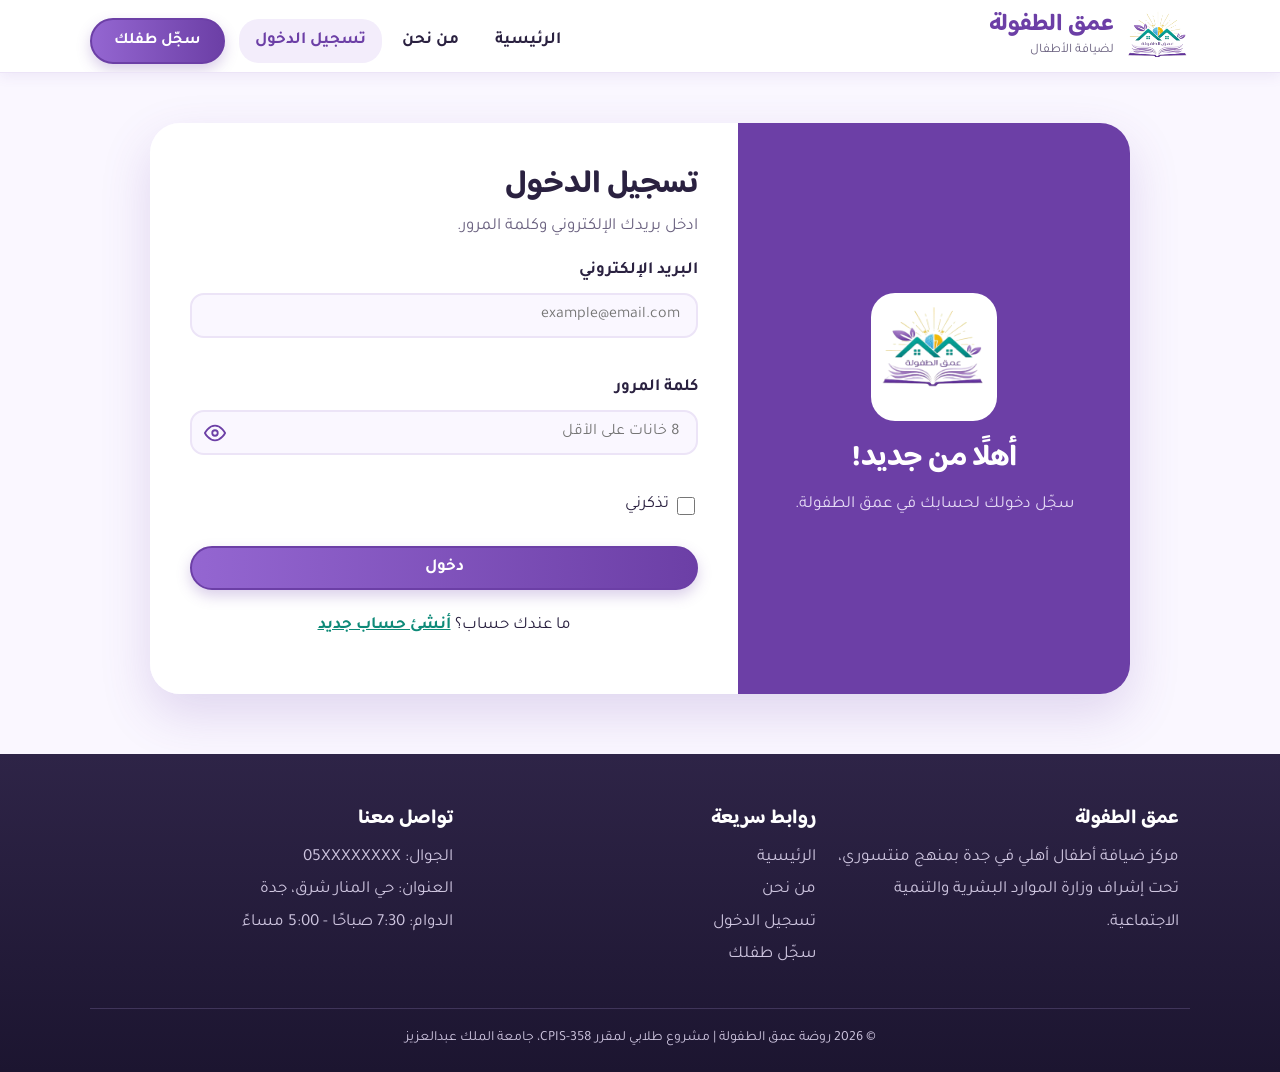
<file: login.html>
<!DOCTYPE html>
<!-- Login page -->
<html lang="ar" dir="rtl">
<head>
  <meta charset="UTF-8">
  <meta name="viewport" content="width=device-width, initial-scale=1.0">
  <meta name="description" content="روضة عمق الطفولة: مركز ضيافة أطفال أهلي بمنهج منتسوري">
  <meta name="keywords" content="روضة, حضانة, ضيافة أطفال, منتسوري, جدة">
  <meta name="author" content="Group Members">
  <title>عمق الطفولة | تسجيل الدخول</title>
  <link rel="stylesheet" href="https://fonts.googleapis.com/css2?family=Baloo+Bhaijaan+2:wght@600;700;800&family=Tajawal:wght@400;500;700&display=swap">
  <!-- External CSS -->
  <link rel="stylesheet" type="text/css" href="style.css">

  <!-- Internal CSS: تنسيقات خاصة بهذي الصفحة -->
  <style type="text/css">
    body {
      background-color: #FAF7FF;
    }
    /* الشعار والكلام في نص الجزء البنفسجي */
    .auth-side {
      text-align: center;
      padding-top: 170px;
    }
    @media screen and (max-width: 850px) {
      .auth-side {
        padding-top: 28px;
      }
    }
  </style>
</head>

<body id="top" onload="pageLoaded()">

  <!-- ===== الهيدر والقائمة (Master page) ===== -->
  <header>
    <div class="container">
      <div class="brand">
        <!-- Image Map: أجزاء الشعار تودّي لصفحة من نحن -->
        <img src="images/logo.png" alt="شعار عمق الطفولة" width="64" height="56" usemap="#logoMap">
        <map name="logoMap">
          <area shape="circle" coords="32,22,7" href="about.html" alt="من نحن" title="من نحن">
          <area shape="rect" coords="6,18,58,40" href="about.html" alt="من نحن" title="من نحن">
          <area shape="rect" coords="0,40,64,56" href="about.html" alt="من نحن" title="من نحن">
        </map>
        <div class="brand-name">
          <b>عمق الطفولة</b>
          <small>لضيافة الأطفال</small>
        </div>
      </div>
      <div class="header-left">
        <nav>
          <ul>
            <li><a href="index.html">الرئيسية</a></li>
            <li><a href="about.html">من نحن</a></li>
            <li><a href="login.html" class="active">تسجيل الدخول</a></li>
          </ul>
        </nav>
        <a href="signup.html" class="btn header-btn">سجّل طفلك</a>
      </div>
    </div>
  </header>

  <main class="container">
    <div class="auth">

      <!-- الجزء الملوّن -->
      <div class="auth-side">
        <span class="logo-box"><img src="images/logo.png" alt="شعار عمق الطفولة" width="110" height="97"></span>
        <h2>أهلًا من جديد!</h2>
        <p>سجّل دخولك لحسابك في عمق الطفولة.</p>
      </div>

      <!-- الفورم -->
      <div class="auth-form">
        <h1>تسجيل الدخول</h1>
        <p class="muted">ادخل بريدك الإلكتروني وكلمة المرور.</p>

        <!-- novalidate: نوقف تحقق المتصفح عشان نتحقق بالجافاسكربت -->
        <form name="loginForm" method="post" onsubmit="return validateLogin()" novalidate>
          <div class="form-group">
            <label for="loginEmail">البريد الإلكتروني</label>
            <input type="email" id="loginEmail" name="loginEmail" placeholder="example@email.com"
                   onfocus="highlight(this)" onblur="unhighlight(this)">
            <span class="error" id="loginEmailError"></span>
          </div>

          <div class="form-group">
            <label for="loginPassword">كلمة المرور</label>
            <div class="password-box">
              <input type="password" id="loginPassword" name="loginPassword" placeholder="8 خانات على الأقل"
                     onfocus="highlight(this)" onblur="unhighlight(this)">
              <button type="button" class="eye-btn" title="إظهار كلمة المرور" onclick="togglePassword('loginPassword', this)"><svg width="22" height="22" viewBox="0 0 24 24" fill="none" stroke="currentColor" stroke-width="2" stroke-linecap="round" stroke-linejoin="round"><path d="M1 12s4-8 11-8 11 8 11 8-4 8-11 8-11-8-11-8z"/><circle cx="12" cy="12" r="3"/></svg></button>
            </div>
            <span class="error" id="loginPasswordError"></span>
          </div>

          <div class="form-group">
            <input type="checkbox" id="remember" name="remember" class="check-input">
            <label for="remember" class="check-label" style="display: inline; font-weight: normal;">تذكرني</label>
          </div>

          <input type="submit" value="دخول" class="btn full">
          <div class="success-box" id="loginSuccess"></div>
        </form>

        <p class="center" style="margin-top: 20px;">ما عندك حساب؟ <a href="signup.html"><b>أنشئ حساب جديد</b></a></p>
      </div>

    </div>
  </main>

  <!-- ===== الفوتر ===== -->
  <footer>
    <div class="container">
      <div>
        <div class="col-3">
          <h3>عمق الطفولة</h3>
          <p>مركز ضيافة أطفال أهلي في جدة بمنهج منتسوري، تحت إشراف وزارة الموارد البشرية والتنمية الاجتماعية.</p>
        </div><div class="col-3">
          <h3>روابط سريعة</h3>
          <ul>
            <li><a href="index.html">الرئيسية</a></li>
            <li><a href="about.html">من نحن</a></li>
            <li><a href="login.html">تسجيل الدخول</a></li>
            <li><a href="signup.html">سجّل طفلك</a></li>
          </ul>
        </div><div class="col-3">
          <h3>تواصل معنا</h3>
          <ul>
            <li>الجوال: 05XXXXXXXX</li>
            <li>العنوان: حي المنار شرق، جدة</li>
            <li>الدوام: 7:30 صباحًا - 5:00 مساءً</li>
          </ul>
        </div>
      </div>
      <div class="footer-bottom">
        © <span id="year">2026</span> روضة عمق الطفولة | مشروع طلابي لمقرر CPIS-358، جامعة الملك عبدالعزيز
      </div>
    </div>
  </footer>

  <!-- External Script -->
  <script type="text/javascript" src="script.js"></script>

  <!-- Embedded Script -->
  <script type="text/javascript">
    function pageLoaded() {
      document.getElementById("year").innerHTML = new Date().getFullYear();
    }
  </script>
</body>
</html>
</file>
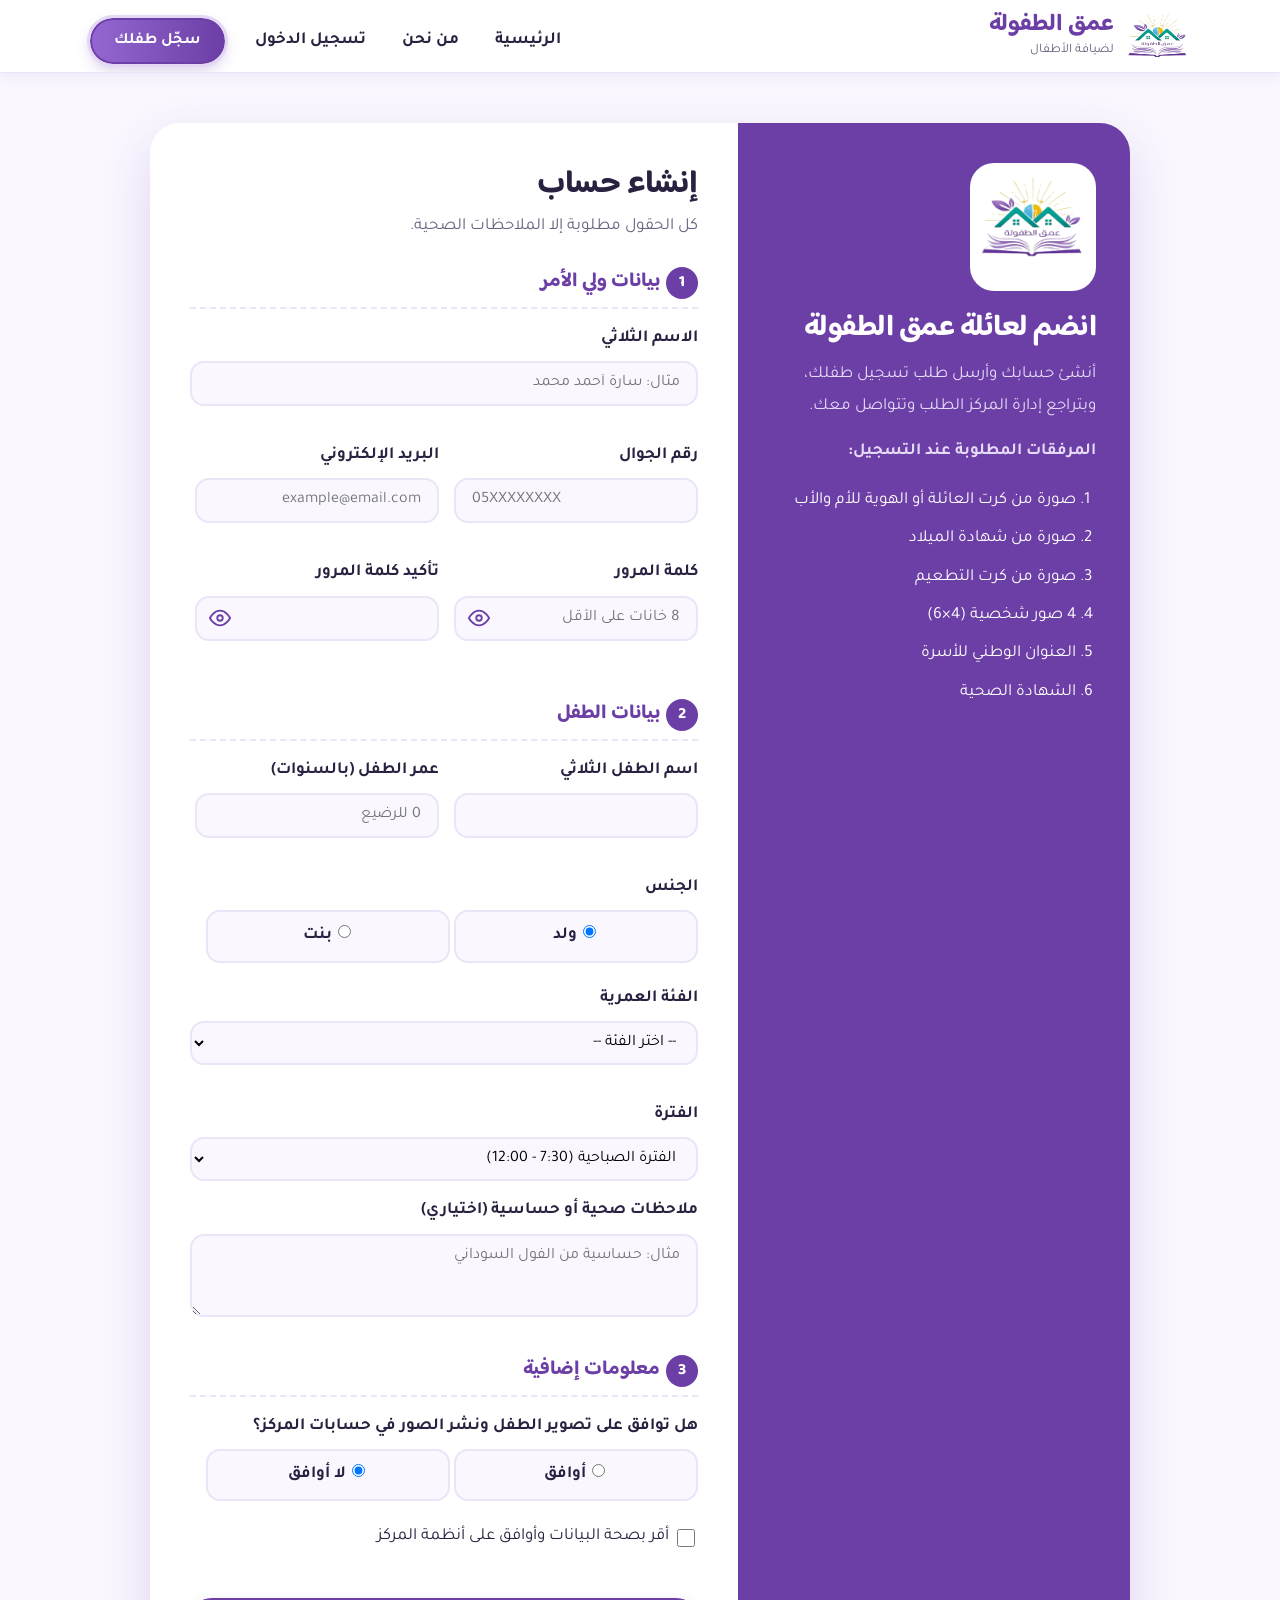
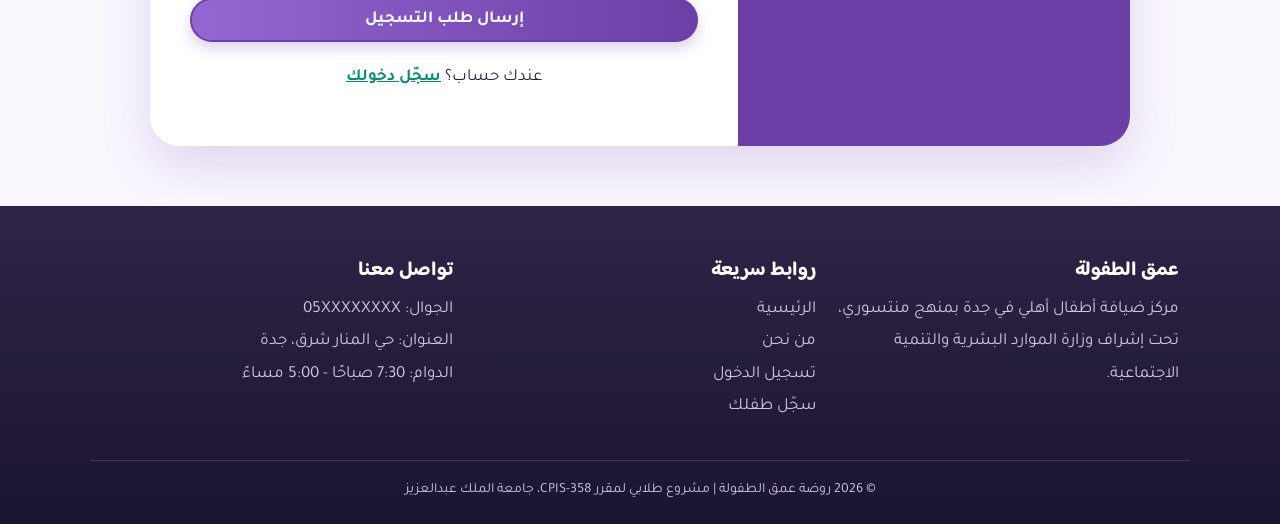
<file: signup.html>
<!DOCTYPE html>
<!-- Sign-up page -->
<html lang="ar" dir="rtl">
<head>
    <meta charset="UTF-8">
    <meta name="viewport" content="width=device-width, initial-scale=1.0">
    <meta name="description" content="روضة عمق الطفولة: مركز ضيافة أطفال أهلي بمنهج منتسوري">
    <meta name="keywords" content="روضة, حضانة, ضيافة أطفال, منتسوري, جدة">
    <meta name="author" content="Group Members">
    <title>عمق الطفولة | إنشاء حساب</title>
    <link rel="stylesheet" href="https://fonts.googleapis.com/css2?family=Baloo+Bhaijaan+2:wght@600;700;800&family=Tajawal:wght@400;500;700&display=swap">
    <!-- External CSS -->
    <link rel="stylesheet" type="text/css" href="style.css">

    <!-- Internal CSS: تنسيقات خاصة بهذي الصفحة -->
    <style type="text/css">
        body {
            background-color: #FAF7FF;
        }

        .auth-side ol {
            padding-right: 20px;
        }

        .auth-side li {
            margin-bottom: 6px;
        }
    </style>
</head>

<body id="top" onload="pageLoaded()">

    <!-- ===== الهيدر والقائمة (Master page) ===== -->
    <header>
        <div class="container">
            <div class="brand">
                <!-- Image Map: أجزاء الشعار تودّي لصفحة من نحن -->
                <img src="images/logo.png" alt="شعار عمق الطفولة" width="64" height="56" usemap="#logoMap">
                <map name="logoMap">
                    <area shape="circle" coords="32,22,7" href="about.html" alt="من نحن" title="من نحن">
                    <area shape="rect" coords="6,18,58,40" href="about.html" alt="من نحن" title="من نحن">
                    <area shape="rect" coords="0,40,64,56" href="about.html" alt="من نحن" title="من نحن">
                </map>
                <div class="brand-name">
                    <b>عمق الطفولة</b>
                    <small>لضيافة الأطفال</small>
                </div>
            </div>
            <div class="header-left">
                <nav>
                    <ul>
                        <li><a href="index.html">الرئيسية</a></li>
                        <li><a href="about.html">من نحن</a></li>
                        <li><a href="login.html">تسجيل الدخول</a></li>
                    </ul>
                </nav>
                <a href="signup.html" class="btn header-btn header-btn-active">سجّل طفلك</a>
            </div>
        </div>
    </header>

    <main class="container">
        <div class="auth">

            <!-- الجزء الملوّن -->
            <div class="auth-side">
                <span class="logo-box"><img src="images/logo.png" alt="شعار عمق الطفولة" width="110" height="97"></span>
                <h2>انضم لعائلة عمق الطفولة</h2>
                <p>أنشئ حسابك وأرسل طلب تسجيل طفلك، وبتراجع إدارة المركز الطلب وتتواصل معك.</p>
                <p><b>المرفقات المطلوبة عند التسجيل:</b></p>
                <ol>
                    <li>صورة من كرت العائلة أو الهوية للأم والأب</li>
                    <li>صورة من شهادة الميلاد</li>
                    <li>صورة من كرت التطعيم</li>
                    <li>4 صور شخصية (4×6)</li>
                    <li>العنوان الوطني للأسرة</li>
                    <li>الشهادة الصحية</li>
                </ol>
            </div>

            <!-- الفورم -->
            <div class="auth-form">
                <h1>إنشاء حساب</h1>
                <p class="muted">كل الحقول مطلوبة إلا الملاحظات الصحية.</p>

                <!-- novalidate: نوقف تحقق المتصفح عشان نتحقق بالجافاسكربت -->
                <form name="signupForm" method="post" onsubmit="return validateSignup()" novalidate>

                    <h3 class="step-title"><span class="step-num">1</span>بيانات ولي الأمر</h3>
                    <div class="form-group">
                        <label for="parentName">الاسم الثلاثي</label>
                        <input type="text" id="parentName" name="parentName" placeholder="مثال: سارة أحمد محمد"
                               onfocus="highlight(this)" onblur="unhighlight(this)">
                        <span class="error" id="parentNameError"></span>
                    </div>
                    <div class="form-group half half-gap">
                        <label for="phone">رقم الجوال</label>
                        <input type="tel" id="phone" name="phone" placeholder="05XXXXXXXX" maxlength="10"
                               onfocus="highlight(this)" onblur="unhighlight(this)">
                        <span class="error" id="phoneError"></span>
                    </div><div class="form-group half">
                        <label for="email">البريد الإلكتروني</label>
                        <input type="email" id="email" name="email" placeholder="example@email.com"
                               onfocus="highlight(this)" onblur="unhighlight(this)">
                        <span class="error" id="emailError"></span>
                    </div>
                    <div class="form-group half half-gap">
                        <label for="password">كلمة المرور</label>
                        <div class="password-box">
                            <input type="password" id="password" name="password" placeholder="8 خانات على الأقل"
                                   onfocus="highlight(this)" onblur="unhighlight(this)">
                            <button type="button" class="eye-btn" title="إظهار كلمة المرور" onclick="togglePassword('password', this)"><svg width="22" height="22" viewBox="0 0 24 24" fill="none" stroke="currentColor" stroke-width="2" stroke-linecap="round" stroke-linejoin="round"><path d="M1 12s4-8 11-8 11 8 11 8-4 8-11 8-11-8-11-8z" /><circle cx="12" cy="12" r="3" /></svg></button>
                        </div>
                        <span class="error" id="passwordError"></span>
                    </div><div class="form-group half">
                        <label for="confirmPassword">تأكيد كلمة المرور</label>
                        <div class="password-box">
                            <input type="password" id="confirmPassword" name="confirmPassword"
                                   onfocus="highlight(this)" onblur="unhighlight(this)">
                            <button type="button" class="eye-btn" title="إظهار كلمة المرور" onclick="togglePassword('confirmPassword', this)"><svg width="22" height="22" viewBox="0 0 24 24" fill="none" stroke="currentColor" stroke-width="2" stroke-linecap="round" stroke-linejoin="round"><path d="M1 12s4-8 11-8 11 8 11 8-4 8-11 8-11-8-11-8z" /><circle cx="12" cy="12" r="3" /></svg></button>
                        </div>
                        <span class="error" id="confirmPasswordError"></span>
                    </div>

                    <h3 class="step-title"><span class="step-num">2</span>بيانات الطفل</h3>
                    <div class="form-group half half-gap">
                        <label for="childName">اسم الطفل الثلاثي</label>
                        <input type="text" id="childName" name="childName"
                               onfocus="highlight(this)" onblur="unhighlight(this)">
                        <span class="error" id="childNameError"></span>
                    </div><div class="form-group half">
                        <label for="childAge">عمر الطفل (بالسنوات)</label>
                        <input type="number" id="childAge" name="childAge" min="0" max="10" placeholder="0 للرضيع"
                               onfocus="highlight(this)" onblur="unhighlight(this)">
                        <span class="error" id="childAgeError"></span>
                    </div>
                    <div class="form-group">
                        <label>الجنس</label>
                        <label class="choice"><input type="radio" name="gender" value="boy" checked>ولد</label>
                        <label class="choice"><input type="radio" name="gender" value="girl">بنت</label>
                    </div>
                    <div class="form-group">
                        <label for="level">الفئة العمرية</label>
                        <select id="level" name="level" onfocus="highlight(this)" onblur="unhighlight(this)">
                            <option value="">-- اختر الفئة --</option>
                            <option value="infant">رعاية الرضّع (أقل من سنة)</option>
                            <option value="nursery">الحضانة التعليمية (من سنة إلى سنتين)</option>
                            <option value="kg1">روضة أولى KG1 (3 سنوات)</option>
                            <option value="kg2">روضة ثانية KG2 (4 سنوات)</option>
                            <option value="kg3">روضة ثالثة KG3 (5 سنوات)</option>
                            <option value="after">ما بعد المدرسة (من 6 إلى 10 سنوات)</option>
                        </select>
                        <span class="error" id="levelError"></span>
                    </div>
                    <div class="form-group">
                        <label for="period">الفترة</label>
                        <select id="period" name="period" onfocus="highlight(this)" onblur="unhighlight(this)">
                            <option value="morning">الفترة الصباحية (7:30 - 12:00)</option>
                            <option value="evening">الفترة المسائية (1:00 - 5:00)</option>
                        </select>
                    </div>
                    <div class="form-group">
                        <label for="health">ملاحظات صحية أو حساسية (اختياري)</label>
                        <textarea id="health" name="health" rows="3" placeholder="مثال: حساسية من الفول السوداني"
                                  onfocus="highlight(this)" onblur="unhighlight(this)"></textarea>
                    </div>

                    <h3 class="step-title"><span class="step-num">3</span>معلومات إضافية</h3>
                    <div class="form-group">
                        <label>هل توافق على تصوير الطفل ونشر الصور في حسابات المركز؟</label>
                        <label class="choice"><input type="radio" name="photos" value="yes">أوافق</label>
                        <label class="choice"><input type="radio" name="photos" value="no" checked>لا أوافق</label>
                    </div>
                    <div class="form-group">
                        <input type="checkbox" id="terms" name="terms" class="check-input">
                        <label for="terms" class="check-label" style="display: inline; font-weight: normal;">أقر بصحة البيانات وأوافق على أنظمة المركز</label>
                        <span class="error" id="termsError"></span>
                    </div>

                    <input type="submit" value="إرسال طلب التسجيل" class="btn full">
                    <div class="success-box" id="signupSuccess"></div>
                </form>

                <p class="center" style="margin-top: 20px;">عندك حساب؟ <a href="login.html"><b>سجّل دخولك</b></a></p>
            </div>

        </div>
    </main>

    <!-- ===== الفوتر ===== -->
    <footer>
        <div class="container">
            <div>
                <div class="col-3">
                    <h3>عمق الطفولة</h3>
                    <p>مركز ضيافة أطفال أهلي في جدة بمنهج منتسوري، تحت إشراف وزارة الموارد البشرية والتنمية الاجتماعية.</p>
                </div><div class="col-3">
                    <h3>روابط سريعة</h3>
                    <ul>
                        <li><a href="index.html">الرئيسية</a></li>
                        <li><a href="about.html">من نحن</a></li>
                        <li><a href="login.html">تسجيل الدخول</a></li>
                        <li><a href="signup.html">سجّل طفلك</a></li>
                    </ul>
                </div><div class="col-3">
                    <h3>تواصل معنا</h3>
                    <ul>
                        <li>الجوال: 05XXXXXXXX</li>
                        <li>العنوان: حي المنار شرق، جدة</li>
                        <li>الدوام: 7:30 صباحًا - 5:00 مساءً</li>
                    </ul>
                </div>
            </div>
            <div class="footer-bottom">
                © <span id="year">2026</span> روضة عمق الطفولة | مشروع طلابي لمقرر CPIS-358، جامعة الملك عبدالعزيز
            </div>
        </div>
    </footer>

    <!-- External Script -->
    <script type="text/javascript" src="script.js"></script>

    <!-- Embedded Script -->
    <script type="text/javascript">
            function pageLoaded() {
              document.getElementById("year").innerHTML = new Date().getFullYear();
            }
    </script>
</body>
</html>
</file>
<file: style.css>
/* =========================================
   ملف التنسيق الخارجي (External CSS)
   موقع روضة عمق الطفولة - CPIS-358
   ألوان الموقع مأخوذة من شعار الروضة:
   بنفسجي #6C3FA6 - فيروزي #0E8A78 - أصفر #F5B323 - أزرق #3AA6DD
   ========================================= */

/* ---------- إعدادات عامة (Element selectors) ---------- */

/* box-sizing: يخلي الـ width يشمل الـ padding والـ border (من الـ Box Model) */
* {
  box-sizing: border-box;
}

body {
  margin: 0;
  font-family: "Tajawal", Tahoma, Arial, sans-serif;
  font-size: 17px;
  line-height: 1.9;
  background-color: #FFFFFF;
  color: #2A2140;
}

h1, h2, h3 {
  font-family: "Baloo Bhaijaan 2", "Tajawal", Tahoma, sans-serif;
  line-height: 1.35;
  margin-top: 0;
  margin-bottom: 10px;
}

h2 {
  font-size: 38px;
  color: #2A2140;
  letter-spacing: -0.5px;
}

h3 {
  font-size: 22px;
  color: #6C3FA6;
}

p {
  margin-top: 0;
  margin-bottom: 12px;
}

/* Pseudo-classes للروابط */
a:link    { color: #0E8A78; }
a:visited { color: #0E8A78; }
a:hover   { color: #6C3FA6; }
a:active  { color: #F5B323; }

section {
  padding-top: 90px;
  padding-bottom: 90px;
}

/* ---------- الكلاسات العامة (General Classes) ---------- */
.container {
  width: 90%;
  max-width: 1100px;
  margin-left: auto;
  margin-right: auto;
}

.center {
  text-align: center;
}

.muted {
  color: #6B6280;
}

.bg-soft {
  background-color: #FAF7FF;
}

.card {
  background-color: #FFFFFF;
  border: 1px solid #F0EAF8;
  border-radius: 26px;
  padding: 28px;
  box-shadow: 0px 18px 40px rgba(108, 63, 166, 0.08);    /* Box Shadow */
}

.card:hover {
  box-shadow: 0px 24px 50px rgba(108, 63, 166, 0.16);
}

/* أعمدة بـ inline-block */
.col-2, .col-3, .col-4 {
  display: inline-block;
  vertical-align: top;
  margin: 1%;
}

.col-2 { width: 47%; }
.col-3 { width: 31%; }
.col-4 { width: 22.5%; }

/* ألوان عامة */
.purple { background-color: #6C3FA6; }
.teal   { background-color: #0E8A78; }
.yellow { background-color: #F5B323; }
.blue   { background-color: #3AA6DD; }

.border-purple { border-bottom: 6px solid #6C3FA6; }
.border-teal   { border-bottom: 6px solid #0E8A78; }
.border-yellow { border-bottom: 6px solid #F5B323; }
.border-blue   { border-bottom: 6px solid #3AA6DD; }

/* الأزرار */
.btn {
  display: inline-block;
  background-color: #6C3FA6;
  background-image: linear-gradient(to left, #6C3FA6, #9466D1);
  color: #FFFFFF;
  border: 2px solid #6C3FA6;
  border-radius: 30px;
  padding: 10px 28px;
  font-family: inherit;
  font-size: 17px;
  font-weight: bold;
  text-decoration: none;
  cursor: pointer;
  box-shadow: 0px 6px 14px rgba(108, 63, 166, 0.25);
}

a.btn:link, a.btn:visited {
  color: #FFFFFF;
}

.btn:hover {
  background-image: linear-gradient(to left, #56308A, #6C3FA6);
  border-color: #56308A;
}

.btn-outline,
a.btn-outline:link,
a.btn-outline:visited {
  background-color: transparent;
  background-image: none;
  color: #6C3FA6;
  box-shadow: none;
}

.btn-outline:hover,
a.btn-outline:hover {
  background-color: #6C3FA6;
  color: #FFFFFF;
}

.btn-yellow,
a.btn-yellow:link,
a.btn-yellow:visited {
  background-color: #F5B323;
  background-image: linear-gradient(to left, #F5B323, #FFCC4D);
  border-color: #F5B323;
  color: #2A2140;
}

/* عنوان صغير فوق عناوين الأقسام */
.eyebrow {
  display: inline-block;
  background-color: #FFFFFF;
  color: #6C3FA6;
  border: 1px solid #E4D8F5;
  font-weight: bold;
  font-size: 14px;
  letter-spacing: 1px;
  border-radius: 20px;
  padding: 4px 18px;
  margin-bottom: 14px;
  box-shadow: 0px 4px 12px rgba(108, 63, 166, 0.08);
}

.section-head {
  text-align: center;
  max-width: 640px;
  margin: 0px auto 50px auto;
}

/* ---------- الهيدر والقائمة (Master page & Menu) ---------- */
header {
  background-color: #FFFFFF;
  border-bottom: 1px solid #ECE4F7;
  box-shadow: 0px 4px 12px rgba(108, 63, 166, 0.08);
  padding-top: 8px;
  padding-bottom: 8px;
  overflow: hidden;           /* عشان الهيدر يحتوي العناصر اللي فيها float */
}

.brand {
  float: right;
}

.brand img {
  vertical-align: middle;
}

.brand-name {
  display: inline-block;
  vertical-align: middle;
  line-height: 1.2;
  margin-right: 8px;
}

.brand-name b {
  display: block;
  font-family: "Baloo Bhaijaan 2", "Tajawal", sans-serif;
  font-size: 24px;
  color: #6C3FA6;
}

.brand-name small {
  color: #6B6280;
  font-size: 13px;
}

.header-left {
  float: left;
  margin-top: 10px;
}

nav {
  display: inline-block;
  vertical-align: middle;
}

nav ul {
  list-style-type: none;
  margin: 0;
  padding: 0;
}

nav li {
  display: inline;
}

nav a {
  display: inline-block;
  padding: 6px 16px;
  border-radius: 20px;
  text-decoration: none;
  font-weight: bold;
}

nav a:link,
nav a:visited {
  color: #2A2140;
}

nav a:hover {
  color: #6C3FA6;
  background-color: #F3EDFB;
}

nav a.active {
  color: #6C3FA6;
  background-color: #F3EDFB;
}

.header-btn {
  padding: 6px 22px;
  font-size: 16px;
  margin-right: 10px;
  vertical-align: middle;
}

/* لما نكون في صفحة إنشاء حساب، الزر ياخذ إطار عشان يبين إنها الصفحة الحالية */
.header-btn-active {
  outline: 3px solid #E4D8F5;
}

/* ---------- البداية (Hero) ---------- */
.hero {
  background-image: linear-gradient(to bottom, #EFE6FB, #FAF7FF, #FFFFFF);   /* Linear Gradient */
  padding-top: 80px;
  padding-bottom: 90px;
  border-bottom-left-radius: 60px;
  border-bottom-right-radius: 60px;
}

.hero-text {
  display: inline-block;
  vertical-align: middle;
  width: 54%;
}

.hero-text h1 {
  font-size: 56px;
  letter-spacing: -1px;
  text-shadow: 2px 3px 6px rgba(108, 63, 166, 0.2);     /* Text Shadow */
}

.hero-text h1 span {
  color: #6C3FA6;
}

.hero-text p {
  font-size: 19px;
  color: #5A5170;
}

.greeting {
  display: inline-block;
  background-color: #FFFFFF;
  color: #0E8A78;
  font-weight: bold;
  border-radius: 20px;
  padding: 4px 16px;
  margin-bottom: 14px;
  box-shadow: 0px 4px 12px rgba(14, 138, 120, 0.15);
}

.hero-buttons {
  margin-top: 24px;
}

.hero-buttons .btn {
  margin-left: 8px;
  margin-bottom: 8px;
}

.badges {
  list-style-type: none;
  padding: 0;
  margin: 26px 0px 0px 0px;
  font-weight: bold;
}

.badges li {
  display: inline-block;
  margin-left: 18px;
}

.check {
  display: inline-block;
  width: 24px;
  height: 24px;
  line-height: 24px;
  text-align: center;
  border-radius: 50%;
  background-color: #0E8A78;
  color: #FFFFFF;
  font-size: 13px;
  margin-left: 4px;
}

/* Layering: الدوائر والصورة والملصقات فوق بعض بـ z-index */
.hero-image {
  display: inline-block;
  vertical-align: middle;
  width: 40%;
  margin-right: 4%;
  position: relative;
}

.hero-image .photo {
  display: block;
  width: 100%;
  border-radius: 40px;
  border: 8px solid #FFFFFF;
  box-shadow: 0px 20px 40px rgba(108, 63, 166, 0.25);
  position: relative;
  z-index: 2;
}

.shape-yellow {
  position: absolute;
  width: 140px;
  height: 140px;
  border-radius: 50%;
  background-color: #F5B323;
  top: -25px;
  right: -25px;
  z-index: 1;                       /* خلف الصورة */
}

.shape-teal {
  position: absolute;
  width: 90px;
  height: 90px;
  border-radius: 24px;
  background-color: #0E8A78;
  bottom: -20px;
  left: -10px;
  z-index: 1;                       /* خلف الصورة */
}

.sticker {
  position: absolute;
  background-color: #FFFFFF;
  border-radius: 16px;
  padding: 8px 16px;
  box-shadow: 0px 10px 24px rgba(42, 33, 64, 0.15);
  z-index: 3;                       /* فوق الصورة */
  font-weight: bold;
  line-height: 1.3;
}

.sticker small {
  display: block;
  color: #6B6280;
  font-weight: normal;
}

.sticker b {
  color: #6C3FA6;
  font-size: 22px;
}

.sticker-1 {
  bottom: 25px;
  right: -25px;
}

.sticker-2 {
  top: 30px;
  left: -25px;
  color: #0E8A78;
}

/* ---------- فهرس الصفحة (Internal Linking) ---------- */
.page-index {
  list-style-type: none;
  padding: 0;
  margin: 30px 0px 0px 0px;
  text-align: center;
}

.page-index li {
  display: inline-block;
  margin: 4px;
}

.page-index a {
  display: block;
  border: 2px solid #ECE4F7;
  padding: 4px 18px;
  border-radius: 20px;
  text-decoration: none;
  font-weight: bold;
}

.page-index a:hover {
  border-color: #6C3FA6;
}

.back-top {
  display: block;
  text-align: center;
  margin-top: 24px;
  font-size: 15px;
  font-weight: bold;
  text-decoration: none;
}

/* ---------- الفكرة والفائدة ---------- */
.idea-text {
  display: inline-block;
  vertical-align: middle;
  width: 46%;
}

.benefits {
  display: inline-block;
  vertical-align: middle;
  width: 50%;
  margin-right: 3%;
  list-style-type: none;
  padding: 0;
}

.benefits li {
  padding: 18px;
}

.num {
  display: inline-block;
  width: 42px;
  height: 42px;
  line-height: 42px;
  text-align: center;
  border-radius: 14px;
  color: #FFFFFF;
  font-weight: bold;
  font-size: 20px;
  margin-bottom: 6px;
}

.benefits b {
  display: block;
  font-size: 18px;
}

.benefits span.muted {
  font-size: 15px;
}

/* ---------- الأرقام ---------- */
.stats-band {
  background-color: #0E8A78;
  background-image: linear-gradient(to left, #0B7466, #12A38E);
  padding-top: 30px;
  padding-bottom: 30px;
  text-align: center;
}

.stat {
  display: inline-block;
  width: 22%;
  margin: 1%;
  padding: 12px;
  border-radius: 20px;
  background-color: transparent;
  color: #FFFFFF;
  cursor: pointer;
}

.stat b {
  display: block;
  font-family: "Baloo Bhaijaan 2", "Tajawal", sans-serif;
  font-size: 46px;
  line-height: 1.1;
}

/* ---------- البرامج ---------- */
.programs {
  list-style-type: none;
  padding: 0;
  margin: 0;
}

.programs li {
  text-align: center;
  height: 310px;            /* كل الكروت بنفس الطول حتى لو الكلام أقصر */
}

.level-icon {
  display: inline-block;
  width: 74px;
  height: 74px;
  line-height: 64px;
  border-radius: 50%;
  color: #FFFFFF;
  font-weight: bold;
  font-size: 20px;
  margin-bottom: 12px;
  border: 5px solid #F3EDFB;
}

.age {
  display: inline-block;
  background-color: #F3EDFB;
  color: #6C3FA6;
  border-radius: 15px;
  padding: 2px 14px;
  font-size: 14px;
  font-weight: bold;
  margin-bottom: 8px;
}

/* ---------- الصور المتغيّرة ---------- */
.slider img {
  display: inline-block;
  vertical-align: middle;
  width: 48%;
  border-radius: 20px;
}

.slider-text {
  display: inline-block;
  vertical-align: middle;
  width: 46%;
  margin-right: 4%;
}

.slider-buttons {
  margin-top: 16px;
}

.round-btn {
  width: 46px;
  height: 46px;
  border-radius: 50%;
  border: 2px solid #6C3FA6;
  background-color: #FFFFFF;
  color: #6C3FA6;
  font-size: 22px;
  cursor: pointer;
  vertical-align: middle;
}

.round-btn:hover {
  background-color: #6C3FA6;
  color: #FFFFFF;
}

#dots {
  display: inline-block;
  vertical-align: middle;
  margin-right: 10px;
}

.dot {
  display: inline-block;
  width: 10px;
  height: 10px;
  border-radius: 10px;
  background-color: #DCCFF0;
  margin: 0px 3px;
}

.dot-active {
  width: 28px;
  background-color: #6C3FA6;
}

/* ---------- الجداول ---------- */
.table-box {
  padding: 0;
  overflow: auto;
}

table {
  width: 100%;
  border-collapse: collapse;
}

th, td {
  padding: 14px 22px;
  text-align: right;
  border-bottom: 1px solid #ECE4F7;
}

th {
  background-color: #6C3FA6;
  color: #FFFFFF;
}

tr:hover td {
  background-color: #FAF7FF;
}

.time {
  display: inline-block;
  background-color: #E3F5F1;
  color: #0E8A78;
  font-weight: bold;
  border-radius: 12px;
  padding: 2px 12px;
}

/* ---------- آراء أولياء الأمور (بستايل قوقل ماب) ---------- */
.reviews {
  text-align: center;
}

.review {
  display: inline-block;
  vertical-align: top;
  width: 31%;
  margin: 1%;
  text-align: right;
  padding: 22px;
}

.review-head {
  margin-bottom: 8px;
}

.avatar {
  display: inline-block;
  vertical-align: middle;
  width: 44px;
  height: 44px;
  line-height: 44px;
  border-radius: 50%;
  color: #FFFFFF;
  text-align: center;
  font-weight: bold;
  font-size: 20px;
  margin-left: 10px;
}

.review-head div {
  display: inline-block;
  vertical-align: middle;
  line-height: 1.3;
}

.review-head b {
  display: block;
}

.review-head small {
  font-size: 13px;
}

.stars {
  color: #F5B323;
  letter-spacing: 2px;
}

.review p {
  font-size: 15px;
  color: #4A4060;
  margin: 6px 0px 0px 0px;
}

/* ---------- الأسئلة الشائعة ---------- */
.faq {
  max-width: 780px;
  margin-left: auto;
  margin-right: auto;
}

.question {
  cursor: pointer;
  margin-bottom: 14px;
  padding: 18px 24px;
}

.question h3 {
  margin: 0;
  font-size: 19px;
  color: #2A2140;
}

.sign {
  float: left;
  width: 34px;
  height: 34px;
  line-height: 34px;
  text-align: center;
  border-radius: 50%;
  background-color: #F3EDFB;
  color: #6C3FA6;
  font-size: 20px;
}

.answer {
  display: none;
  margin: 12px 0px 0px 0px;
  color: #6B6280;
}

/* ---------- بانر التسجيل ---------- */
.cta {
  background-image: linear-gradient(to left, #6C3FA6, #8B5CC8);
  border-radius: 30px;
  padding: 40px;
  color: #FFFFFF;
  overflow: hidden;
}

.cta div {
  float: right;
}

.cta .btn {
  float: left;
  margin-top: 20px;
}

.cta h2 {
  color: #FFFFFF;
}

.cta p {
  color: #E6DBF6;
  margin: 0;
}

/* ---------- الفوتر ---------- */
footer {
  background-color: #2A2140;
  background-image: linear-gradient(to bottom, #2E2447, #1C1530);
  color: #CFC6E0;
  padding-top: 40px;
  padding-bottom: 20px;
  margin-top: 60px;
}

footer h3 {
  color: #FFFFFF;
  font-size: 20px;
}

footer ul {
  list-style-type: none;
  padding: 0;
  margin: 0;
}

footer a:link,
footer a:visited {
  color: #CFC6E0;
  text-decoration: none;
}

footer a:hover {
  color: #F5B323;
}

.footer-bottom {
  border-top: 1px solid #40355A;
  margin-top: 26px;
  padding-top: 16px;
  text-align: center;
  font-size: 14px;
}

/* ---------- عنوان الصفحات الداخلية ---------- */
.page-title {
  background-image: linear-gradient(to bottom, #F3EDFB, #FFFFFF);
  padding-top: 46px;
  padding-bottom: 30px;
  text-align: center;
}

.page-title h1 {
  font-size: 42px;
  margin: 0;
  text-shadow: 2px 3px 6px rgba(108, 63, 166, 0.2);
}

/* ---------- صفحات الفورم (Login / Sign-up) ---------- */
/* الخلفية: 40% بنفسجي يمين، و 60% أبيض يسار (Linear Gradient) */
.auth {
  width: 100%;
  max-width: 980px;
  margin: 50px auto;
  border-radius: 30px;
  overflow: hidden;
  box-shadow: 0px 20px 50px rgba(108, 63, 166, 0.18);
  background-image: linear-gradient(to left, #6C3FA6 40%, #FFFFFF 40%);
}

.auth-side {
  float: right;
  width: 40%;
  color: #FFFFFF;
  padding: 40px 34px;
}

.auth-side h2 {
  color: #FFFFFF;
  font-size: 30px;
}

.auth-side p {
  color: #E6DBF6;
}

.auth-side li {
  margin-bottom: 8px;
}

.logo-box {
  display: inline-block;
  background-color: #FFFFFF;
  border-radius: 24px;
  padding: 8px;
  margin-bottom: 18px;
}

.auth-form {
  float: left;
  width: 60%;
  padding: 40px;
}

.auth-form h1 {
  font-size: 32px;
  margin-bottom: 4px;
}

.form-group {
  margin-bottom: 14px;
}

.form-group label {
  display: block;
  font-weight: bold;
  margin-bottom: 6px;
}

.form-group input,
.form-group select,
.form-group textarea {
  width: 100%;
  padding: 11px 16px;
  border: 2px solid #ECE4F7;
  border-radius: 14px;
  font-family: inherit;
  font-size: 16px;
  background-color: #FAF7FF;
  outline: none;
}

.half {
  display: inline-block;
  vertical-align: top;
  width: 48%;
}

.half-gap {
  margin-left: 3%;
}

.error {
  display: block;
  color: #C0392B;
  font-size: 14px;
  height: 20px;
}

.success-box {
  display: none;
  background-color: #E3F5F1;
  border: 2px solid #0E8A78;
  color: #0E8A78;
  padding: 14px;
  border-radius: 14px;
  font-weight: bold;
  margin-top: 16px;
  text-align: center;
}

.step-title {
  color: #6C3FA6;
  font-size: 20px;
  margin: 24px 0px 14px 0px;
  padding-bottom: 8px;
  border-bottom: 2px dashed #ECE4F7;
}

.step-num {
  display: inline-block;
  width: 32px;
  height: 32px;
  line-height: 32px;
  text-align: center;
  border-radius: 50%;
  background-color: #6C3FA6;
  color: #FFFFFF;
  font-size: 16px;
  margin-left: 6px;
}

.form-group .choice {
  display: inline-block;
  width: 48%;
  border: 2px solid #ECE4F7;
  border-radius: 14px;
  padding: 8px;
  text-align: center;
  background-color: #FAF7FF;
  cursor: pointer;
}

.form-group .choice input {
  width: auto;
  margin-left: 6px;
}

.form-group .check-input {
  width: 18px;
  height: 18px;
  vertical-align: middle;
}

.check-label {
  vertical-align: middle;
}

/* أيقونة العين داخل خانة كلمة المرور (position) */
.password-box {
  position: relative;
}

.form-group .password-box input {
  padding-left: 48px;
}

.eye-btn {
  position: absolute;
  left: 8px;
  top: 50%;
  margin-top: -17px;
  width: 34px;
  height: 34px;
  padding: 0;
  border: none;
  border-radius: 50%;
  background-color: transparent;
  color: #6C3FA6;
  cursor: pointer;
  line-height: 0;
}

.eye-btn:hover {
  background-color: #F3EDFB;
}

.full {
  width: 100%;
  margin-top: 8px;
}

/* ---------- صفحة من نحن ---------- */
.about-logo {
  display: inline-block;
  vertical-align: middle;
  width: 34%;
  text-align: center;
}

.about-text {
  display: inline-block;
  vertical-align: middle;
  width: 60%;
  margin-right: 4%;
}

/* CSS Multiple Columns */
.story {
  column-count: 2;
  column-gap: 30px;
  column-rule: 1px solid #ECE4F7;
}

.vm-card {
  border-top: 6px solid #6C3FA6;
}

.vm-teal {
  border-top-color: #0E8A78;
}

.values {
  list-style-type: none;
  padding: 0;
  margin: 0;
}

.values li {
  text-align: center;
}

.values .level-icon {
  width: 60px;
  height: 60px;
  line-height: 50px;
}

.facility {
  padding: 0;
  overflow: hidden;
}

.facility img {
  display: block;
  width: 100%;
}

.facility div {
  padding: 16px 18px;
}

/* ---------- الجوال (Media Queries) ---------- */
@media screen and (max-width: 850px) {
  .brand,
  .header-left {
    float: none;
    text-align: center;
  }
  .brand {
    margin-bottom: 6px;
  }
  .header-btn {
    margin-top: 6px;
  }
  .hero-text, .hero-image,
  .idea-text, .benefits,
  .slider img, .slider-text,
  .about-logo, .about-text,
  .col-2, .col-3, .col-4 {
    width: 100%;
    margin-right: 0;
    margin-left: 0;
  }
  .hero-image, .benefits, .slider-text, .about-text {
    margin-top: 30px;
  }
  .stat {
    width: 46%;
  }
  .review {
    width: 100%;
    margin: 0;
  }
  .programs li {
    height: auto;
  }
  .hero-text h1 {
    font-size: 36px;
  }
  .sticker-1 { right: 0px; }
  .sticker-2 { left: 0px; }
  .story {
    column-count: 1;
  }
  .auth {
    background-image: none;
    background-color: #FFFFFF;
  }
  .auth-side, .auth-form {
    float: none;
    width: 100%;
    padding: 28px 22px;
  }
  .auth-side {
    background-color: #6C3FA6;
  }
  .half {
    width: 100%;
  }
  .half-gap {
    margin-left: 0;
  }
  .cta div, .cta .btn {
    float: none;
  }
}
</file>
